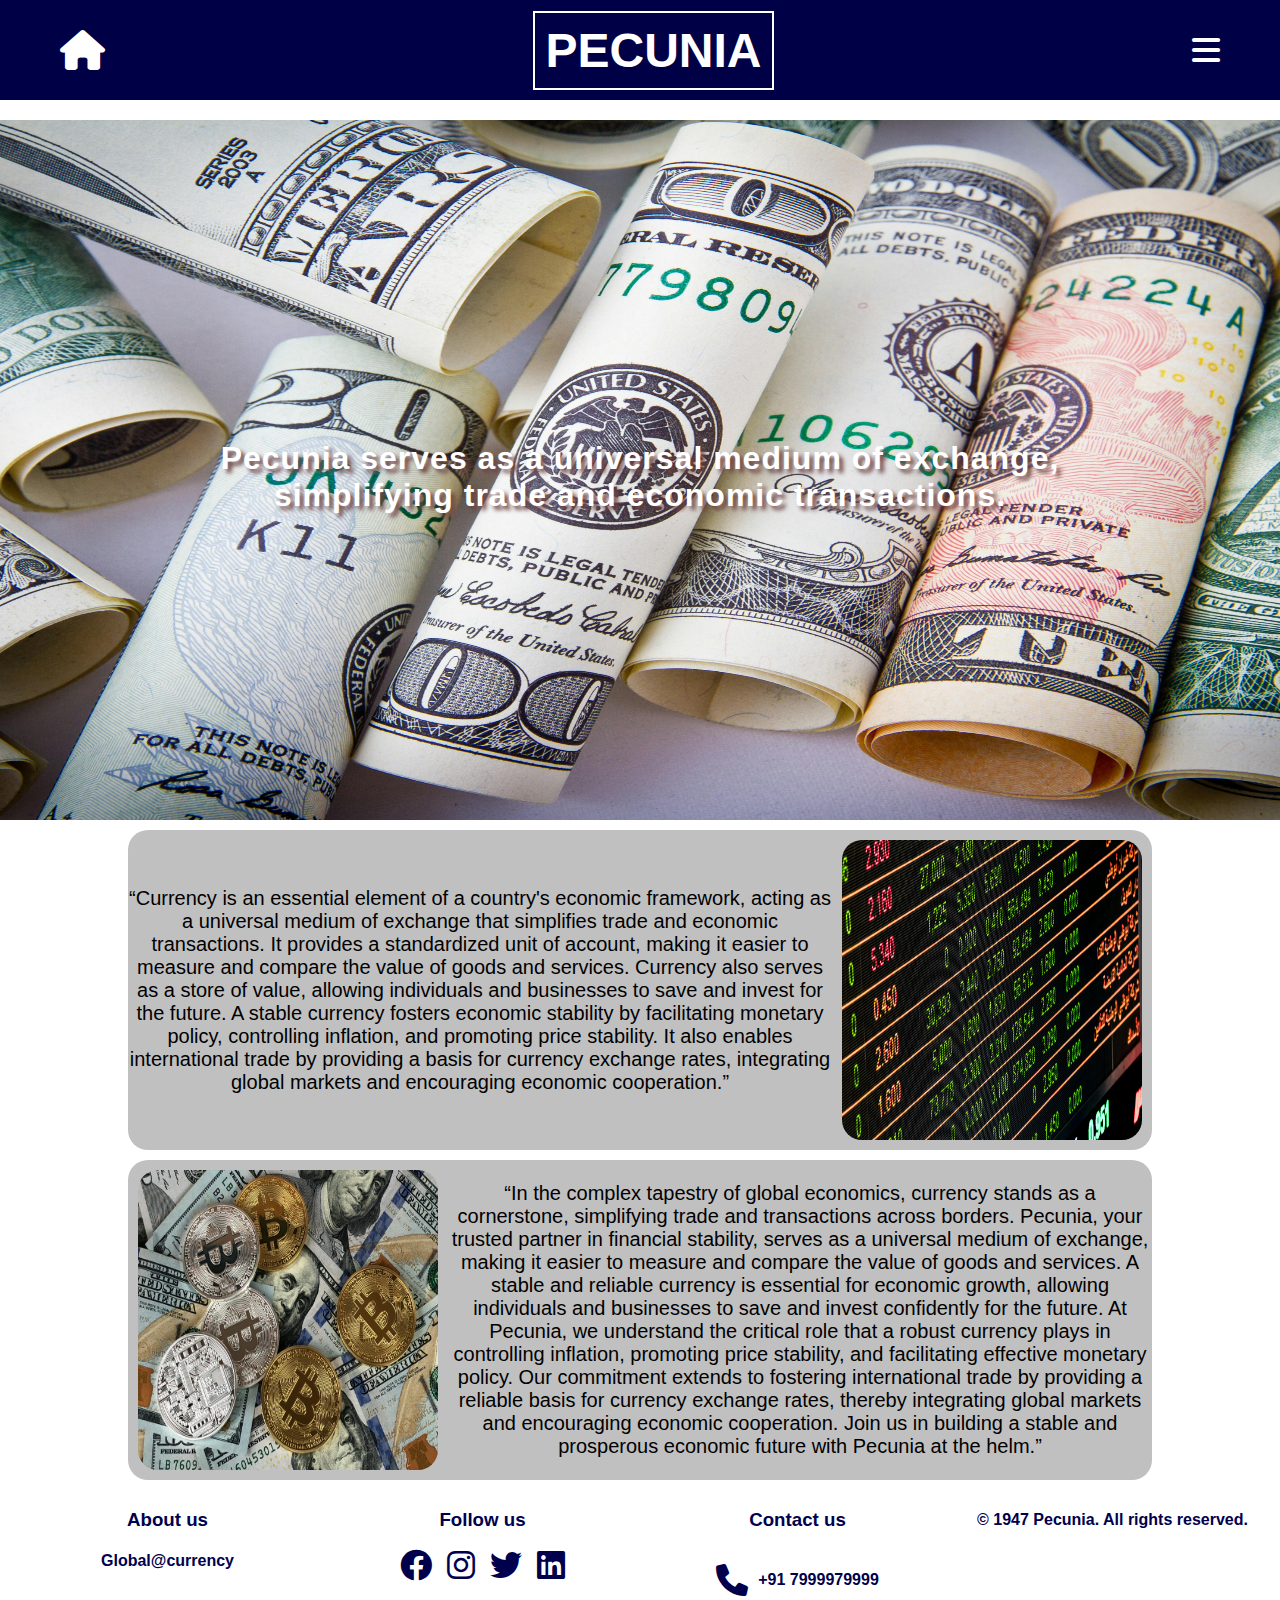
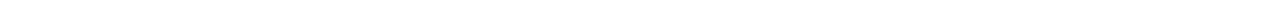
<file: index.html>
<!DOCTYPE html>
<html lang="en">
<head>
    <meta charset="UTF-8">
    <meta name="viewport" content="width=device-width, initial-scale=1.0">
    <title>Pecunia</title>
    <link rel="stylesheet" href="index.css">
    <link rel="stylesheet" href="https://cdnjs.cloudflare.com/ajax/libs/font-awesome/6.0.0-beta3/css/all.min.css">
    <link rel="stylesheet" href="https://cdn.jsdelivr.net/npm/bootstrap-icons@1.11.3/font/bootstrap-icons.min.css">
</head>
<body>
    <div class="container">
        <div class="Home" id="home" onclick="navigateHome()">
            <i class="fa-solid fa-house"></i>
        </div>
        <div class="Header">
            <h1>PECUNIA</h1>
        </div>
        <div class="Section" id="section-one" onclick="toggleMenu()">
            <i class="fa-solid fa-bars"></i>
        </div>
    </div>
    <div class="content">
        <div class="image">
             <img src="home.jpg" alt="error" class="main">
             <h2>Pecunia serves as a universal medium of exchange, simplifying trade and economic transactions.</h2>
        </div>
    </div>
    <div class="low">
    <q>Currency is an essential element of a country's economic framework, acting as a universal medium of exchange that simplifies trade and economic transactions. It provides a standardized unit of account, making it easier to measure and compare the value of goods and services. Currency also serves as a store of value, allowing individuals and businesses to save and invest for the future. A stable currency fosters economic stability by facilitating monetary policy, controlling inflation, and promoting price stability. It also enables international trade by providing a basis for currency exchange rates, integrating global markets and encouraging economic cooperation.</q>
            <img src="low1.jpg" alt="error" height="300px" width="300px">
    </div>
    <div class="low-next">
        <img src="low2.jpg" alt="error" height="300px" width="300px">
        <q>In the complex tapestry of global economics, currency stands as a cornerstone, simplifying trade and transactions across borders. Pecunia, your trusted partner in financial stability, serves as a universal medium of exchange, making it easier to measure and compare the value of goods and services.

            A stable and reliable currency is essential for economic growth, allowing individuals and businesses to save and invest confidently for the future. At Pecunia, we understand the critical role that a robust currency plays in controlling inflation, promoting price stability, and facilitating effective monetary policy.
            
            Our commitment extends to fostering international trade by providing a reliable basis for currency exchange rates, thereby integrating global markets and encouraging economic cooperation. Join us in building a stable and prosperous economic future with Pecunia at the helm.</q>
        </div>
    <div id="menu" class="menu">
        <i class="bi bi-x-circle-fill" id="close"></i>
        <p>Countries</p>
        <a href="aus.html">Australia</a>
        <a href="china.html">China</a>
        <a href="dubai.html">Dubai</a>
        <a href="india.html">India</a>
        <a href="japan.html">Japan</a>
        <a href="usa.html">USA</a>
        <a href="Uk.html">UK</a>
    </div>
    <script>
        function navigateHome() {
            window.location.href = 'index.html';
        }

        function toggleMenu() {
            const menu = document.getElementById('menu');
            menu.classList.toggle('open');
        }

        // Select the close icon and the menu
        const closeIcon = document.getElementById('close');
        const menu = document.getElementById('menu');

        // Add an event listener to the close icon
        closeIcon.addEventListener('click', () => {
            // Hide the menu when the close icon is clicked
            menu.classList.remove('open');
        });
    </script>
    <div class="footer">
        <div class="footer-content">
            <div class="about-us">
                <h3>About us</h3>
                <h4>Global@currency</h4>
            </div>
            <div class="follow-us">
                <h3>Follow us</h3>
                <div class="social-media">
                    <i class="fa-brands fa-facebook" id="fb"></i>
                    <i class="fa-brands fa-instagram" id="in"></i>
                    <i class="fa-brands fa-twitter" id="x"></i>
                    <i class="fa-brands fa-linkedin" id="li"></i>
                </div>
            </div>
            <div class="contact-us">
                <h3>Contact us</h3>
                <div class="contact-details">
                    <i class="fa-solid fa-phone"></i>
                    <h4>+91 7999979999</h4>
                </div>
            </div>
            <div class="rights">
                <h4>&copy; 1947 Pecunia. All rights reserved.</h4>
            </div>
        </div>
    </div>
</body>
</html>
</file>
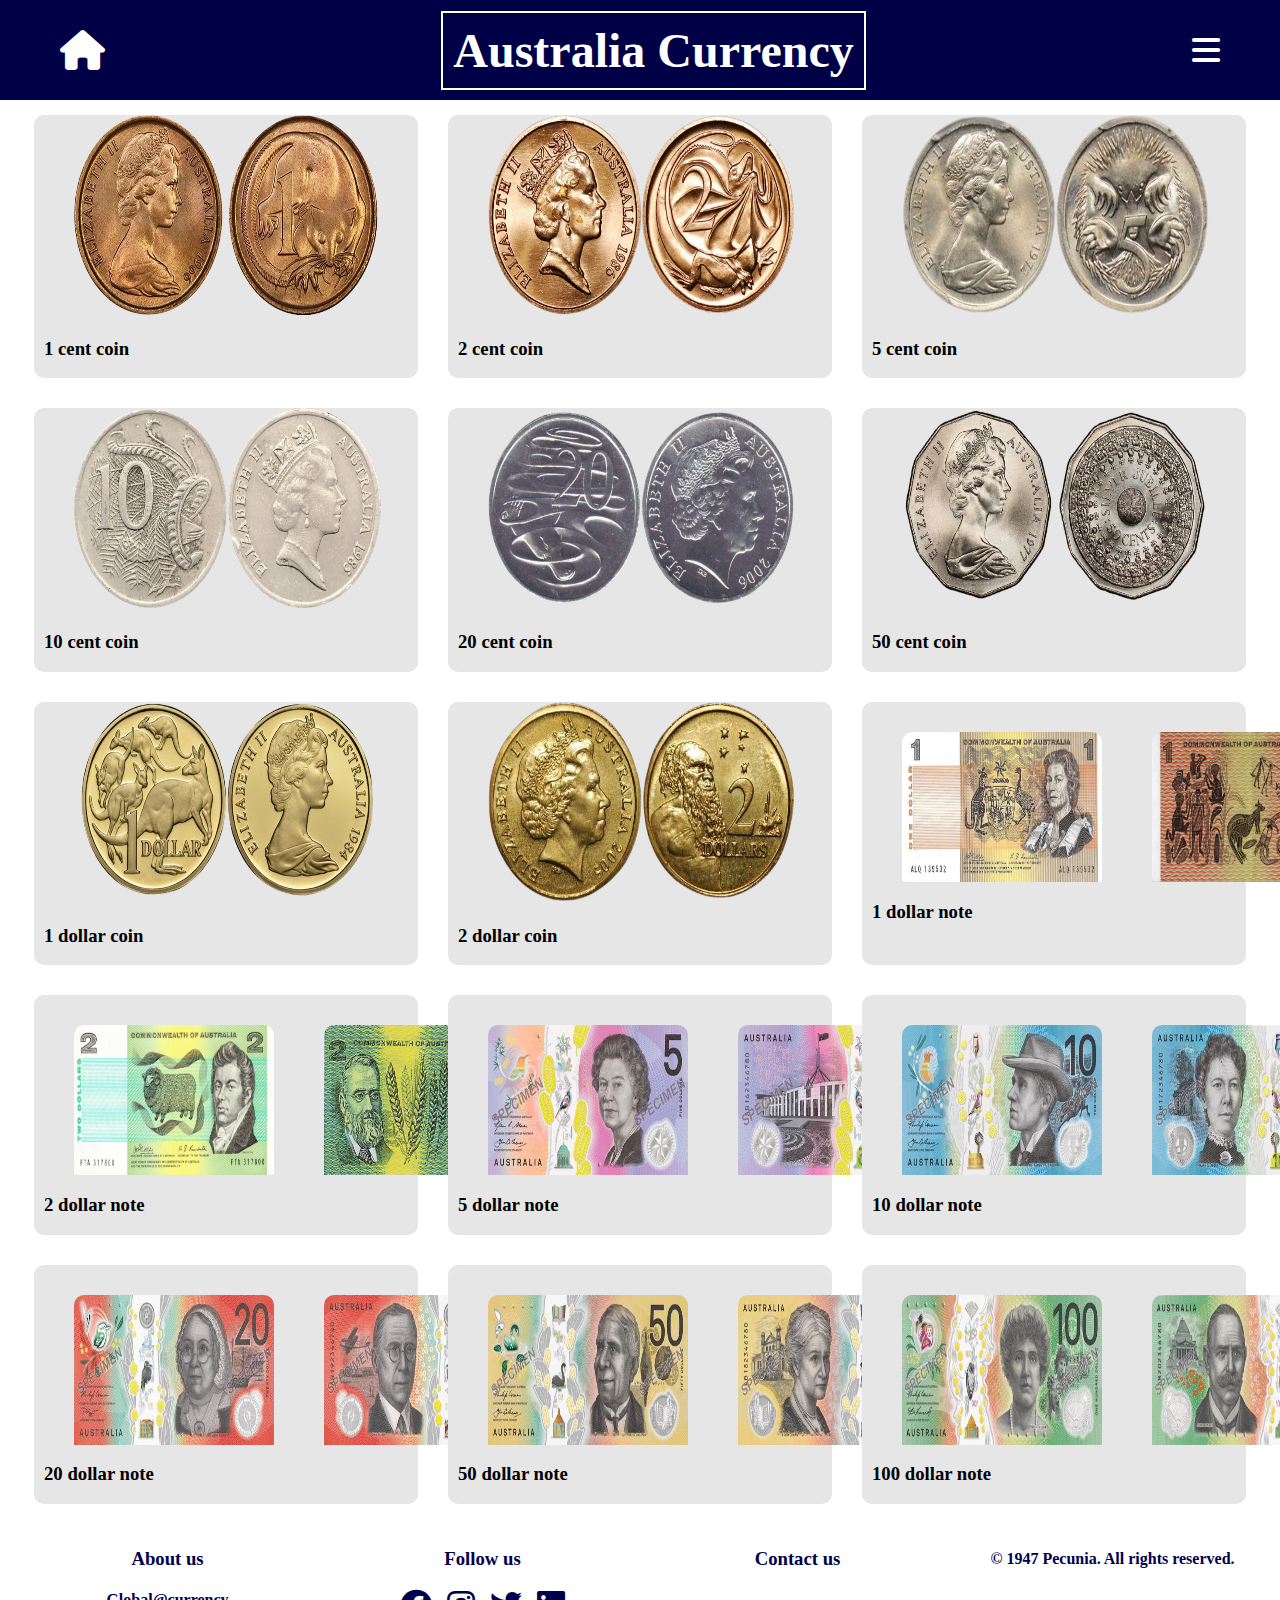
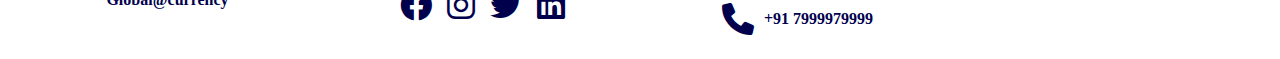
<file: aus.html>
<!DOCTYPE html>
<html lang="en">
<head>
    <meta charset="UTF-8">
    <meta name="viewport" content="width=device-width, initial-scale=1.0">
    <meta name="description" content="Learn about Australian currency, including coins and notes.">
    <meta name="keywords" content="Australia, currency, coins, notes, money">
    <meta name="author" content="Pecunia">
    <title>Australia Currency</title>
    <link rel="stylesheet" href="aus.css">
    <link rel="stylesheet" href="https://cdnjs.cloudflare.com/ajax/libs/font-awesome/6.0.0-beta3/css/all.min.css">
    <link rel="stylesheet" href="https://cdn.jsdelivr.net/npm/bootstrap-icons@1.11.3/font/bootstrap-icons.min.css">
</head>
<body>
    <div class="container" role="banner">
        <div class="Home" id="home" onclick="navigateHome()" aria-label="Home">
            <i class="fa-solid fa-house"></i>
        </div>
        <div class="Header">
            <h1>Australia Currency</h1>
        </div>
        <div class="Section" id="section-one" onclick="toggleMenu()" aria-label="Menu">
            <i class="fa-solid fa-bars"></i>
        </div>
    </div>
    <div id="menu" class="menu" role="navigation">
        <i class="bi bi-x-circle-fill" id="close" aria-label="Close Menu"></i>
        <p>Countries</p>
        <a href="aus.html">Australia</a>
        <a href="china.html">China</a>
        <a href="dubai.html">Dubai</a>
        <a href="india.html">India</a>
        <a href="japan.html">Japan</a>
        <a href="usa.html">USA</a>
        <a href="Uk.html">UK</a>
    </div>
    <div class="coin-info" role="main">
        <div class="coin">
            <img src="1.png" alt="1 cent coin" loading="lazy">
            <h3>1 cent coin</h3>
            <b>From 1966 until 1984, the obverse of the Australian one-cent coin featured the elegant portrait of Queen Elizabeth II, designed by the renowned artist Arnold Machin. In 1985, this portrait was updated to a version by the acclaimed sculptor Raphael Maklouf, which remained in place until the coin's withdrawal from circulation in 1992.

                The reverse side of the coin is adorned with the intricate image of a feathertail glider (Acrobates pygmaeus), a charming gliding possum unique to the Australian states bordering the Pacific Ocean. This exquisite design was crafted by Stuart Devlin, the talented artist behind the reverses of all the original Australian decimal coins.</b>
        </div>
        <div class="coin">
            <img src="2.png" alt="2 cent coin" loading="lazy">
            <h3>2 cent coin</h3>
            <b>The Australian two-cent coin was introduced in 1966 and was the coin of the second-lowest denomination until it was withdrawn from circulation in 1992 (along with the one-cent piece). It is still counted as legal tender, but is subject to some restrictions, and two-cent coins are legal tender only up to the sum of 20 cents.

                A two-cent coin in 1966 would have a purchasing power equal to about 30c in 2022 values.</b>
        </div>
        <div class="coin">
            <img src="5.png" alt="5 cent coin" id="5cent" loading="lazy">
            <h3>5 cent coin</h3>
            <b>The Australian five-cent coin is the lowest-denomination circulating coin of the decimal Australian dollar introduced on 14 February 1966, replacing the pre-decimal sixpence. It has been the lowest-denomination coin in general circulation since the withdrawal of the one-cent and two-cent coins in 1992.

                Due to inflation, the purchasing power of the five-cent coin continues to drop, and as of 2018 represents 0.27% of the country's minimum hourly wage for workers age 21 or over.</b>
        </div>
        <div class="coin">
            <img src="10.png" alt="10 cent coin" loading="lazy">
            <h3>10 cent coin</h3>
            <b>The Australian ten-cent coin is a coin of the decimal Australian dollar. When the dollar was introduced as half of an Australian pound on 14 February 1966, the coin inherited the specifications of the pre-decimal shilling; both coins were worth one twentieth of a pound and were called "bob". On introduction it was the fourth-lowest denomination coin. Since the withdrawal from circulation of the one and two cent coins in 1992, it has been the second-lowest denomination coin in circulation.</b>
        </div>
        <div class="coin">
            <img src="20.png" alt="20 cent coin" loading="lazy">
            <h3>20 cent coin</h3>
            <b>The twenty-cent coin of the Australian decimal currency system was issued with conversion to decimal currency on 14 February 1966, replacing the florin which was worth two shillings, a tenth of a pound.</b>
        </div>
        <div class="coin">
            <img src="50.png" alt="50 cent coin" loading="lazy">
            <h3>50 cent coin</h3>
            <b>The twelve-sided Australian fifty-cent coin is the third-highest denomination coin of the Australian dollar and the largest in terms of size in circulation. It is equal in size and shape to the Cook Island $5 coin, and both remain the only 12-sided coins in the southern hemisphere. It was introduced in 1969[5] to replace the round fifty-cent coin issued in 1966.</b>
        </div>
        <div class="coin">
            <img src="1d.png" alt="1 dollar coin" loading="lazy">
            <h3>1 dollar coin</h3>
            <b>The Australian one-dollar coin is the second most valuable circulation denomination coin of the Australian dollar after the two-dollar coin; there are also non-circulating legal-tender coins of higher denominations (five-, ten-, and two-hundred-dollar coins).</b>
        </div>
        <div class="coin">
            <img src="2d.png" alt="2 dollar coin" loading="lazy">
            <h3>2 dollar coin</h3>
            <b>The Australian two-dollar coin is the highest-denomination circulating coin of the Australian dollar. It was first issued on 20 June 1988, having been in planning since the mid-1970s. It replaced the Australian two-dollar note due to having a longer circulatory life. The only "mint set only" year was 1991.</b>
        </div>
        <div class="coin">
            <div class="note">
            <img src="1db.jpg" alt="1 dollar note" loading="lazy">
            <img src="1df.jpg" alt="1 dollar note" loading="lazy">
            </div>
            <h3>1 dollar note</h3>
            <b>The Australian one-dollar note was introduced in 1966 due to decimalisation, to replace the 10-shilling note. The note was issued from its introduction in 1966 until its replacement by the one-dollar coin in 1984. Approximately 1.7 billion one-dollar notes were printed.</b>
        </div>
        <div class="coin">
            <div class="note">
            <img src="2df.jpg" alt="2 dollar note" loading="lazy">
            <img src="2db.jpg" alt="2 dollar note" loading="lazy">
            </div>
            <h3>2 dollar note</h3>
            <b>The Australian two-dollar note was introduced in 1966 due to decimalisation, to replace the £1 note which had similar green colouration. The note was issued from its introduction in 1966 until its replacement by the two-dollar coin in 1988.</b>
        </div>
        <div class="coin">
            <div class="note">
            <img src="5df.jpg" alt="5 dollar note" loading="lazy">
            <img src="5db.jpg" alt="5 dollar note" loading="lazy">
            </div>
            <h3>5 dollar note</h3>
            <b>The Australian five-dollar note was first issued on 29 May 1967 with a unique mauve color, filling a gap from the pre-decimal system. On 7 July 1992, the first polymer version was introduced to enhance durability and security. A major design update on 1 September 2016 featured Queen Elizabeth II</b>
        </div>
        <div class="coin">
            <div class="note">
            <img src="10df.jpg" alt="10 dollar note" loading="lazy">
            <img src="10db.jpg" alt="10 dollar note" loading="lazy">
            </div>
            <h3>10 dollar note</h3>
            <b>The Australian ten-dollar note was one of the four original decimal banknotes (excluding the Australian five-dollar note) that were issued when the currency was changed from the Australian pound to the Australian dollar on 14 February 1966. It replaced the Australian five-pound note, which included the same blue colouration. There have been four different issues of this denomination: a paper banknote; a commemorative hi-polymer note, to celebrate the bicentennial of Australian settlement (the first polymer banknote of its kind); the 1993–2017 polymer note; and from September 2017 a polymer note featuring a transparent window.</b>
        </div>
        <div class="coin">
            <div class="note">
            <img src="20df.jpeg" alt="20 dollar note" loading="lazy">
            <img src="20db.jpeg" alt="20 dollar note" loading="lazy">
            </div>
            <h3>20 dollar note</h3>
            <b>The Australian twenty-dollar note was issued when the currency was changed from the Australian pound to the Australian dollar on 14 February 1966. It replaced the £10 note which had similar orange colouration. There have been only three different issues of this denomination: a paper note which had a gradient of yellow and red, with a distinct orange background, and two designs of polymer note which can be recognised for their distinct red-orange colouration, and so it was nicknamed a "lobster". The first polymer note was issued on 31 October 1994 and the Next Generation polymer banknote was issued on 9 October 2019.</b>
        </div>
        <div class="coin">
            <div class="note">
            <img src="50df.jpg" alt="50 dollar note" loading="lazy">
            <img src="50db.jpg" alt="50 dollar note" loading="lazy">
            </div>
            <h3>50 dollar note</h3>
            <b>The Australian fifty-dollar note is an Australian banknote with a face value of fifty Australian dollars ($50). Since 1995 it has been a polymer banknote featuring portraits of Edith Cowan, first female member of an Australian parliament, and inventor and Australia's first published Aboriginal Australian author, David Unaipon. The $50 banknote is also called a "pineapple" given its bright yellow colour.</b>
        </div>
        <div class="coin">
            <div class="note">
            <img src="100df.jpeg" alt="100 dollar note" loading="lazy">
            <img src="100db.jpg" alt="100 dollar note" loading="lazy">
            </div>
            <h3>100 dollar note</h3>
            <b>The Australian one-hundred-dollar note was first issued in 1984 as a paper note. There have been two different issues of this denomination: initially a very light turquoise-blue paper note, and from May 1996, a green polymer note. Since the start of issue there have been six signature combinations. Two other combinations were not issued.</b>
        </div>   
        </div>
    <script>
        function navigateHome() {
            window.location.href = 'index.html';
        }

        function toggleMenu() {
            const menu = document.getElementById('menu');
            menu.style.display = 'block';
            menu.classList.toggle('open');
        }

        // Select the close icon and the menu
        const closeIcon = document.getElementById('close');
        const menu = document.getElementById('menu');

        // Add an event listener to the close icon
        closeIcon.addEventListener('click', () => {
            // Hide the menu when the close icon is clicked
            menu.style.display = 'none';
        });

        // Function to toggle the description visibility
        function toggleDescription(coinElement) {
            const description = coinElement.querySelector('b');
            if (description.style.display === 'none' || description.style.display === '') {
                description.style.display = 'block';
            } else {
                description.style.display = 'none';
            }
        }
    </script>
    <div class="footer" role="contentinfo">
        <div class="footer-content">
            <div class="about-us">
                <h3>About us</h3>
                <h4>Global@currency</h4>
            </div>
            <div class="follow-us">
                <h3>Follow us</h3>
                <div class="social-media">
                    <i class="fa-brands fa-facebook" aria-label="Facebook"></i>
                    <i class="fa-brands fa-instagram" aria-label="Instagram"></i>
                    <i class="fa-brands fa-twitter" aria-label="Twitter"></i>
                    <i class="fa-brands fa-linkedin" aria-label="LinkedIn"></i>
                </div>
            </div>
            <div class="contact-us">
                <h3>Contact us</h3>
                <div class="contact-details">
                    <i class="fa-solid fa-phone" aria-label="Phone"></i>
                    <h4>+91 7999979999</h4>
                </div>
            </div>
            <div class="rights">
                <h4>&copy; 1947 Pecunia. All rights reserved.</h4>
            </div>
        </div>
    </div>
</body>
</html>
</file>
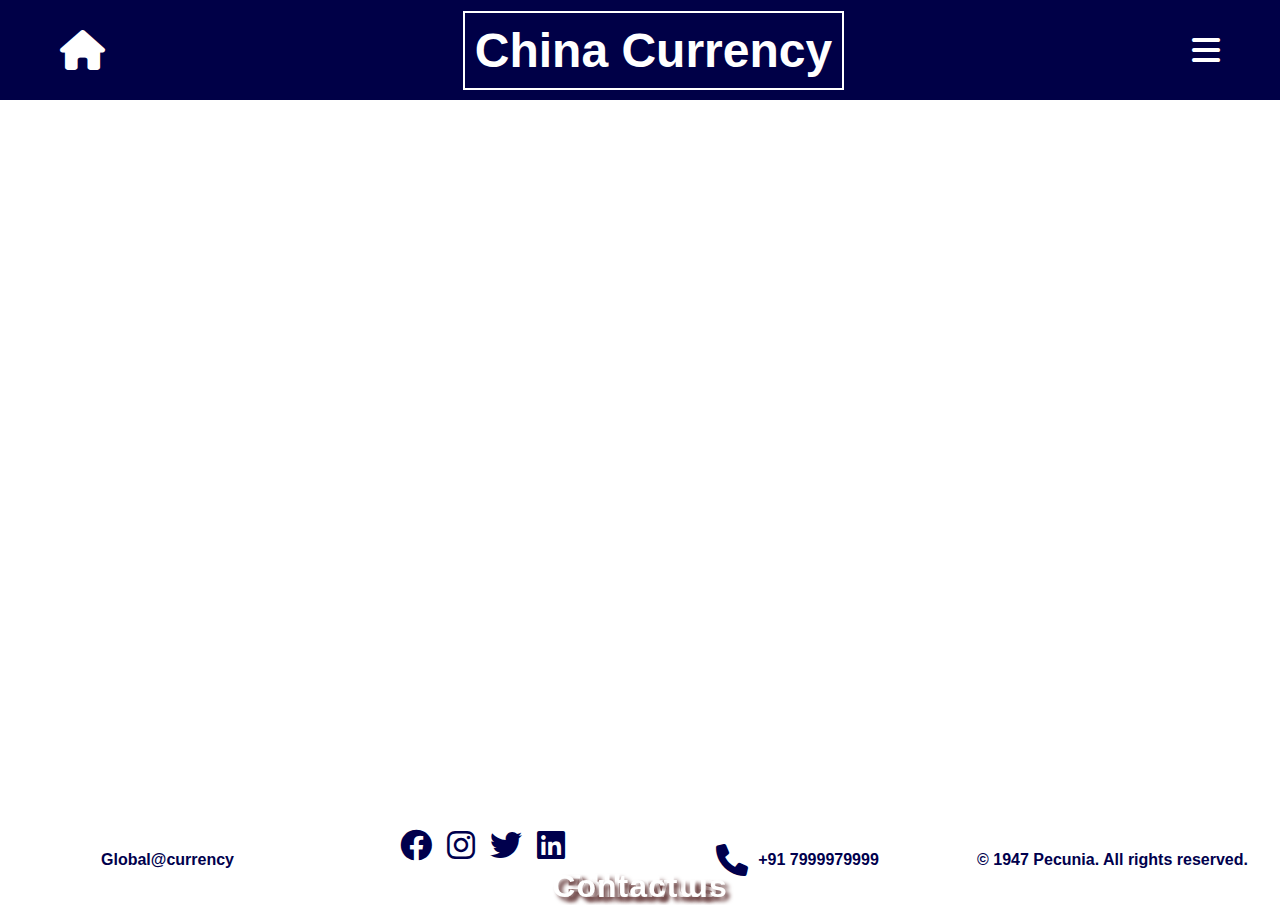
<file: china.html>
<!DOCTYPE html>
<html lang="en">
<head>
    <meta charset="UTF-8">
    <meta name="viewport" content="width=device-width, initial-scale=1.0">
    <title>China Currency</title>
    <link rel="stylesheet" href="index.css">
    <link rel="stylesheet" href="https://cdnjs.cloudflare.com/ajax/libs/font-awesome/6.0.0-beta3/css/all.min.css">
    <link rel="stylesheet" href="https://cdn.jsdelivr.net/npm/bootstrap-icons@1.11.3/font/bootstrap-icons.min.css">
</head>
<body>
    <div class="container">
        <div class="Home" id="home" onclick="navigateHome()">
            <i class="fa-solid fa-house"></i>
        </div>
        <div class="Header">
            <h1>China Currency</h1>
        </div>
        <div class="Section" id="section-one" onclick="toggleMenu()">
            <i class="fa-solid fa-bars"></i>
        </div>
    </div>
    <div id="menu" class="menu">
        <i class="bi bi-x-circle-fill" id="close"></i>
        <p>Countries</p>
        <a href="aus.html">Australia</a>
        <a href="china.html">China</a>
        <a href="dubai.html">Dubai</a>
        <a href="india.html">India</a>
        <a href="japan.html">Japan</a>
        <a href="usa.html">USA</a>
        <a href="Uk.html">UK</a>
    </div>
    <script>
        function navigateHome() {
            window.location.href = 'index.html';
        }

        function toggleMenu() {
            const menu = document.getElementById('menu');
            menu.style.display = 'block';
            menu.classList.toggle('open');
            
        }
        // Select the close icon and the menu
const closeIcon = document.getElementById('close');
const menu = document.getElementById('menu');

// Add an event listener to the close icon
closeIcon.addEventListener('click', () => {
    // Hide the menu when the close icon is clicked
    menu.style.display = 'none';
});
    </script>
    <div class="footer">
        <div class="footer-content">
            <div class="about-us">
                <h2>About us</h2>
                <h4>Global@currency</h4>
            </div>
            <div class="follow-us">
                <h2>Follow us</h2>
                <div class="social-media">
                    <i class="fa-brands fa-facebook"></i>
                    <i class="fa-brands fa-instagram"></i>
                    <i class="fa-brands fa-twitter"></i>
                    <i class="fa-brands fa-linkedin"></i>
                </div>
            </div>
            <div class="contact-us">
                <h2>Contact us</h2>
                <div class="contact-details">
                    <i class="fa-solid fa-phone"></i>
                    <h4>+91 7999979999</h4>
                </div>
            </div>
            <div class="rights">
                <h4>&copy; 1947 Pecunia. All rights reserved.</h4>
            </div>
        </div>
    </div>
</body>
</html>
</file>
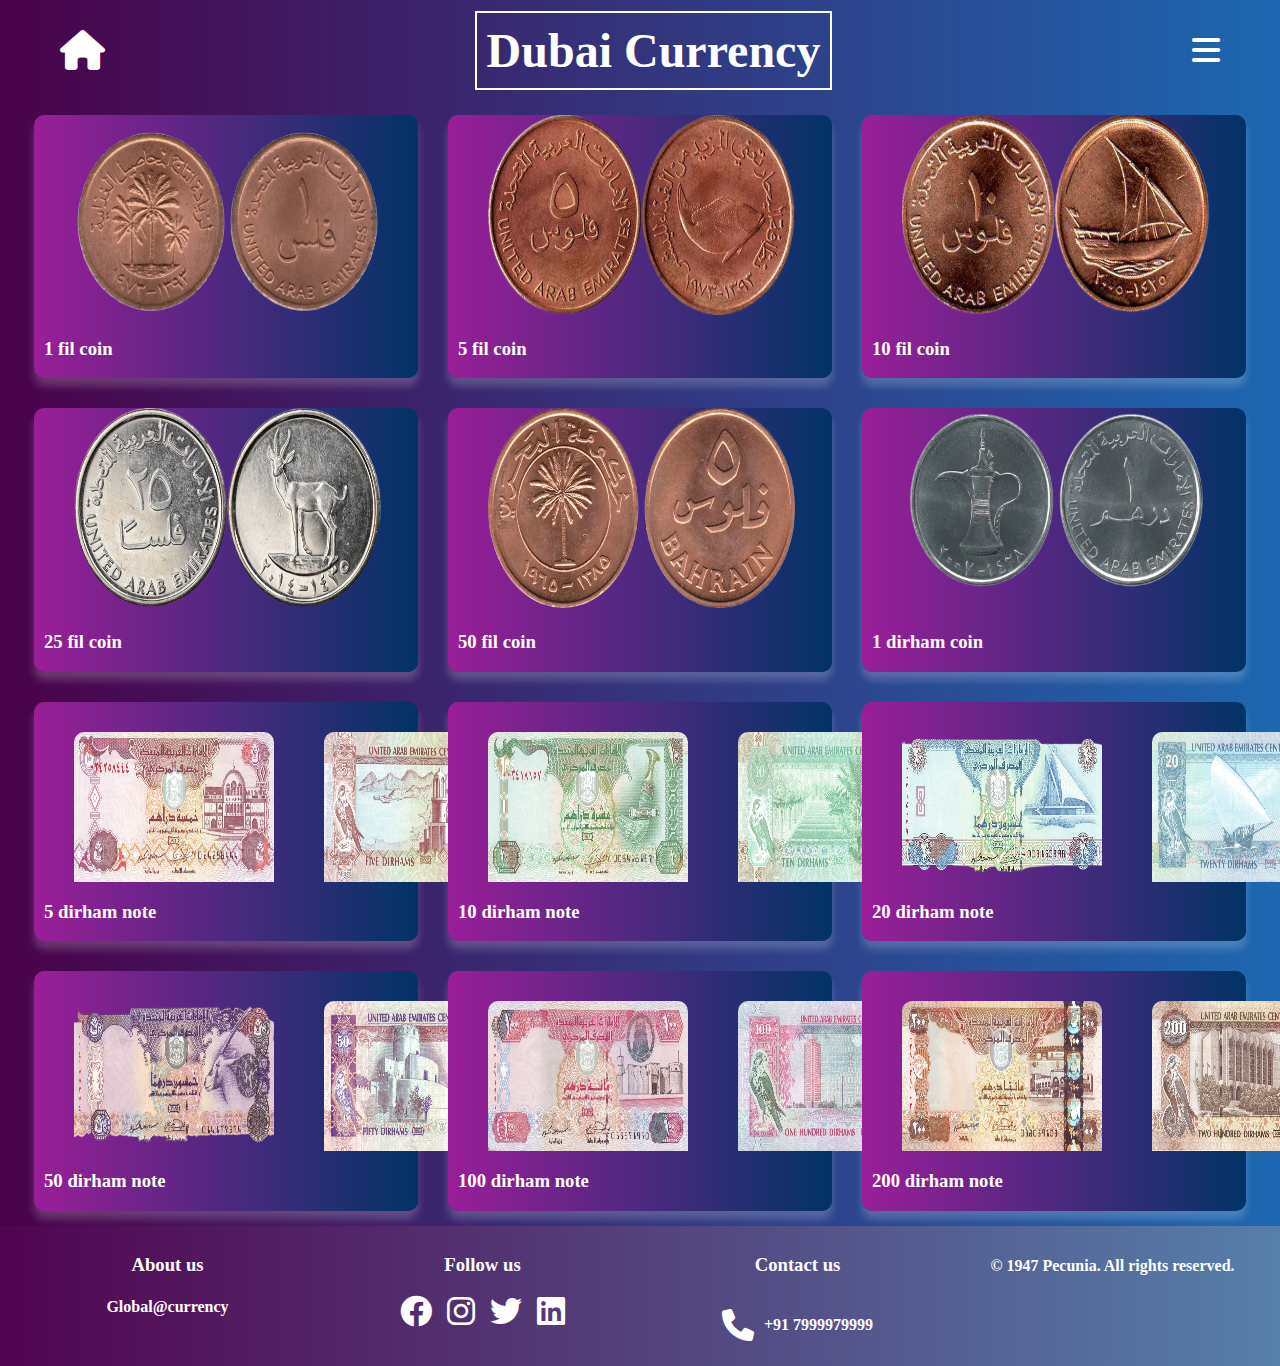
<file: dubai.html>
<!DOCTYPE html>
<html lang="en">
<head>
    <meta charset="UTF-8">
    <meta name="viewport" content="width=device-width, initial-scale=1.0">
    <meta name="description" content="Learn about Australian currency, including coins and notes.">
    <meta name="keywords" content="Australia, currency, coins, notes, money">
    <meta name="author" content="Pecunia">
    <title>Dubai Currency</title>
    <link rel="stylesheet" href="dubai.css">
    <link rel="stylesheet" href="https://cdnjs.cloudflare.com/ajax/libs/font-awesome/6.0.0-beta3/css/all.min.css">
    <link rel="stylesheet" href="https://cdn.jsdelivr.net/npm/bootstrap-icons@1.11.3/font/bootstrap-icons.min.css">
</head>
<body>
    <div class="container" role="banner">
        <div class="Home" id="home" onclick="navigateHome()" aria-label="Home">
            <i class="fa-solid fa-house"></i>
        </div>
        <div class="Header">
            <h1>Dubai Currency</h1>
        </div>
        <div class="Section" id="section-one" onclick="toggleMenu()" aria-label="Menu">
            <i class="fa-solid fa-bars"></i>
        </div>
    </div>
    <div id="menu" class="menu" role="navigation">
        <i class="bi bi-x-circle-fill" id="close" aria-label="Close Menu"></i>
        <p>Countries</p>
        <a href="aus.html">Australia</a>
        <a href="china.html">China</a>
        <a href="dubai.html">Dubai</a>
        <a href="india.html">India</a>
        <a href="japan.html">Japan</a>
        <a href="usa.html">USA</a>
        <a href="Uk.html">UK</a>
    </div>
    <div class="coin-info" role="main">
        <div class="coin">
            <img src="dubaicurr/1.png" alt="1 fil coin" loading="lazy">
            <h3>1 fil coin</h3>
            <b>The Dubai 1 Fils coin is a small denomination coin from the United Arab Emirates. It is made of bronze and features a round shape with a plain edge. The obverse side displays the denomination in Arabic characters, surrounded by the name of the country in both Arabic and English. The reverse side often includes imagery such as date palms, symbolizing the importance of agriculture and food production in the region.</b>
        </div>
        <div class="coin">
            <img src="dubaicurr/2.png" alt="5 fil coin" loading="lazy">
            <h3>5 fil coin</h3>
            <b>The Dubai 5 Fils coin is another low-denomination coin from the United Arab Emirates. It is typically made of a durable metal alloy, such as bronze or copper-nickel, and has a small, round design with a plain edge. The obverse side features the coin's denomination in Arabic, accompanied by the country's name in both Arabic and English, symbolizing the UAE's cultural and linguistic heritage. The reverse side often includes a design that represents aspects of Emirati culture or heritage</b>
        </div>
        <div class="coin">
            <img src="dubaicurr/10.png" alt="10 fil coin" loading="lazy">
            <h3>10 fil coin</h3>
            <b>A small, round coin usually made of bronze or other durable alloys. The obverse side displays the denomination in Arabic, along with the UAE’s name in Arabic and English. The reverse often features traditional Emirati symbols, such as a date palm or heritage-related design. It represents 0.10 AED.</b>
        </div>
        <div class="coin">
            <img src="dubaicurr/25.png" alt="25 fil coin" loading="lazy">
            <h3>25 fil coin</h3>
            <b>Slightly larger than lower denominations, this coin is usually made of a copper-nickel alloy. The obverse includes the denomination in Arabic and the UAE's name. The reverse commonly features a dhow, symbolizing the nation’s maritime history. It is equivalent to 0.25 AED.</b>
        </div>
        <div class="coin">
            <img src="dubaicurr/50.png" alt="50 fil coin" loading="lazy">
            <h3>50 fil coin</h3>
            <b>Larger and more prominent, typically made of copper-nickel. The obverse shows the denomination in Arabic alongside the UAE’s name. The reverse often features distinctive cultural imagery, such as a coffee pot (dallah), symbolizing Arab hospitality. Its value is 0.50 AED.</b>
        </div>
        <div class="coin">
            <img src="dubaicurr/1di.png" alt="1 dirham coin" loading="lazy">
            <h3>1 dirham coin</h3>
            <b>A commonly used coin, often made of a durable alloy. The obverse displays the denomination in Arabic and the UAE's name in both Arabic and English. The reverse typically features cultural symbols such as a coffee pot (dallah), representing Arab hospitality.</b>
        </div>
        
        <div class="coin">
            <div class="note">
            <img src="dubaicurr/5dif.png" alt="5 dirham note" loading="lazy">
            <img src="dubaicurr/5dib.png" alt="5 dirham note" loading="lazy">
            </div>
            <h3>5 dirham note</h3>
            <b>The dubai 5 dirham note was first issued in 1984 as a paper note. There have been two different issues of this denomination: initially a very light turquoise-blue paper note, and from May 1996, a green polymer note. Since the start of issue there have been six signature combinations. Two other combinations were not issued.</b>
        </div>
        <div class="coin">
            <div class="note">
            <img src="dubaicurr/10dif.png" alt="10 dirham note" loading="lazy">
            <img src="dubaicurr/10dib.png" alt="10 dirham note" loading="lazy">
            </div>
            <h3>10 dirham note</h3>
            <b>A vibrant banknote often showcasing images of the UAE's heritage and modern developments, symbolizing its progress and culture.</b>
        </div> 
        <div class="coin">
            <div class="note">
            <img src="dubaicurr/20dif.png" alt="20 dirham note" loading="lazy">
            <img src="dubaicurr/20dib.png" alt="20 dirham note" loading="lazy">
            </div>
            <h3>20 dirham note</h3>
            <b>A banknote that highlights significant landmarks and cultural symbols of the UAE. It is widely used in daily transactions.</b>
        </div>
        <div class="coin">
            <div class="note">
            <img src="dubaicurr/50dif.png" alt="50 dirham note" loading="lazy">
            <img src="dubaicurr/50dib.png" alt="50 dirham note" loading="lazy">
            </div>
            <h3>50 dirham note</h3>
            <b>A banknote known for its distinct color and imagery of the nation's heritage, such as historical architecture or natural features.</b>
        </div>
        <div class="coin">
            <div class="note">
            <img src="dubaicurr/100dif.png" alt="100 dirham note" loading="lazy">
            <img src="dubaicurr/100dib.png" alt="100 dirham note" loading="lazy">
            </div>
            <h3>100 dirham note</h3>
            <b>A higher-value banknote showcasing the UAE's development and heritage. It's often used for more significant purchases.</b>
        </div>
        <div class="coin">
            <div class="note">
            <img src="dubaicurr/200dif.png" alt="200 dirham note" loading="lazy">
            <img src="dubaicurr/200dib.png" alt="200 dirham note" loading="lazy">
            </div>
            <h3>200 dirham note</h3>
            <b>A rarer banknote, often depicting prominent symbols of the UAE's prosperity and national pride.</b>
        </div>
        </div>
    <script>
        function navigateHome() {
            window.location.href = 'index.html';
        }

        function toggleMenu() {
            const menu = document.getElementById('menu');
            menu.style.display = 'block';
            menu.classList.toggle('open');
        }

        // Select the close icon and the menu
        const closeIcon = document.getElementById('close');
        const menu = document.getElementById('menu');

        // Add an event listener to the close icon
        closeIcon.addEventListener('click', () => {
            // Hide the menu when the close icon is clicked
            menu.style.display = 'none';
        });

        // Function to toggle the description visibility
        function toggleDescription(coinElement) {
            const description = coinElement.querySelector('b');
            if (description.style.display === 'none' || description.style.display === '') {
                description.style.display = 'block';
            } else {
                description.style.display = 'none';
            }
        }
    </script>
    <div class="footer" role="contentinfo">
        <div class="footer-content">
            <div class="about-us">
                <h3>About us</h3>
                <h4>Global@currency</h4>
            </div>
            <div class="follow-us">
                <h3>Follow us</h3>
                <div class="social-media">
                    <i class="fa-brands fa-facebook" aria-label="Facebook"></i>
                    <i class="fa-brands fa-instagram" aria-label="Instagram"></i>
                    <i class="fa-brands fa-twitter" aria-label="Twitter"></i>
                    <i class="fa-brands fa-linkedin" aria-label="LinkedIn"></i>
                </div>
            </div>
            <div class="contact-us">
                <h3>Contact us</h3>
                <div class="contact-details">
                    <i class="fa-solid fa-phone" aria-label="Phone"></i>
                    <h4>+91 7999979999</h4>
                </div>
            </div>
            <div class="rights">
                <h4>&copy; 1947 Pecunia. All rights reserved.</h4>
            </div>
        </div>
    </div>
</body>
</html>
</file>
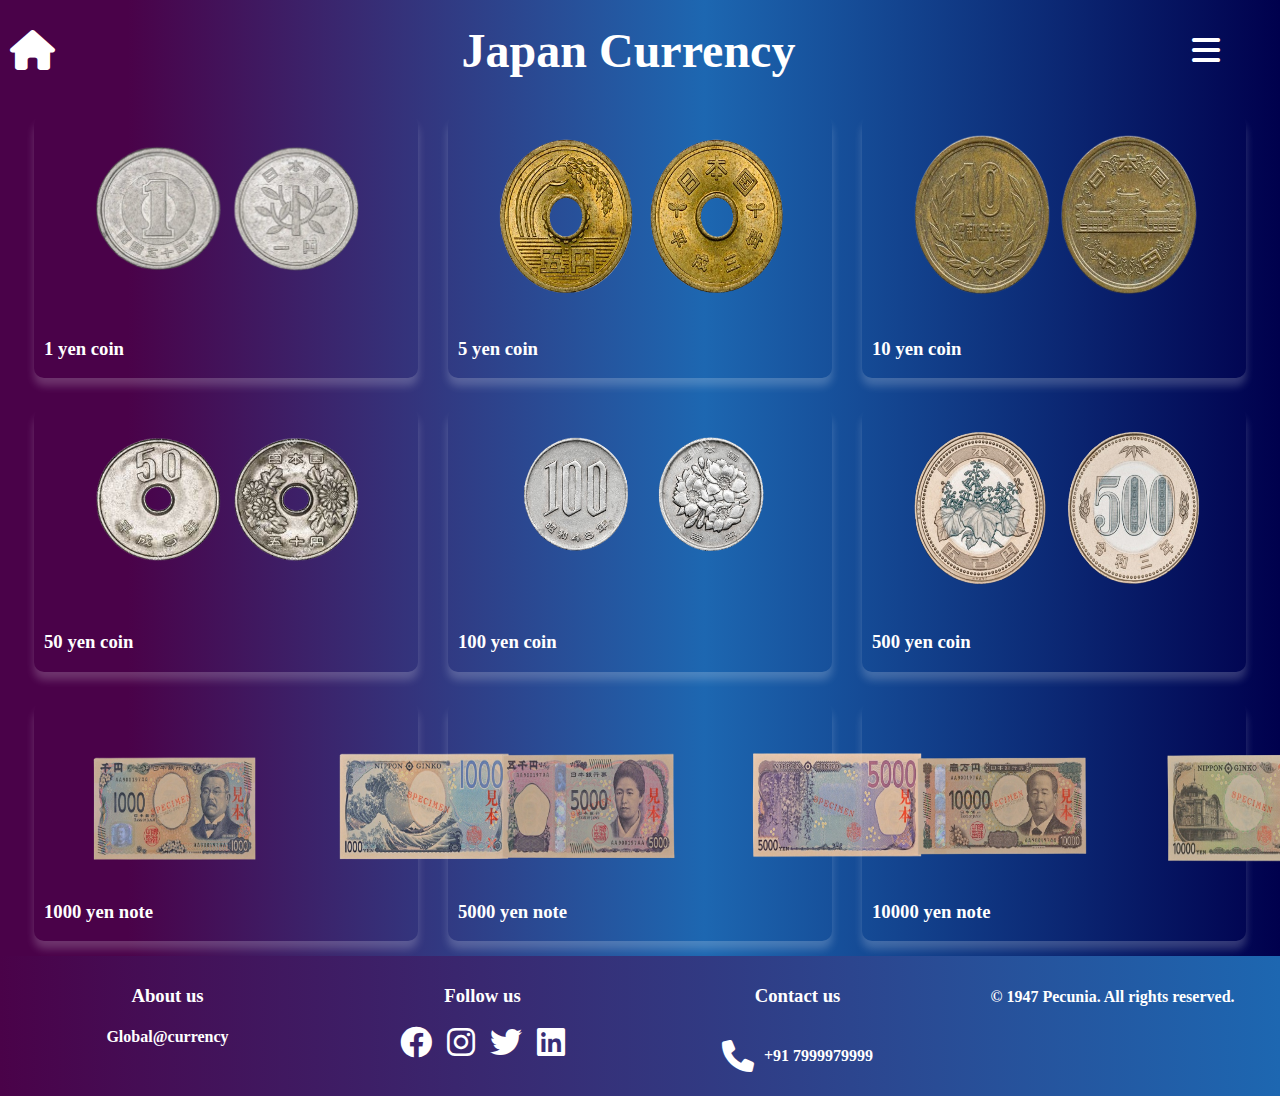
<file: japan.html>
<!DOCTYPE html>
<html lang="en">
<head>
    <meta charset="UTF-8">
    <meta name="viewport" content="width=device-width, initial-scale=1.0">
    <title>Japan Currency</title>
    <link rel="stylesheet" href="japan.css">
    <link rel="stylesheet" href="https://cdnjs.cloudflare.com/ajax/libs/font-awesome/6.0.0-beta3/css/all.min.css">
    <link rel="stylesheet" href="https://cdn.jsdelivr.net/npm/bootstrap-icons@1.11.3/font/bootstrap-icons.min.css">
</head>
<body>
    <div class="container">
        <div class="Home" id="home" onclick="navigateHome()">
            <i class="fa-solid fa-house"></i>
        </div>
        <div class="Header">
            <h1>Japan Currency</h1>
        </div>
        <div class="Section" id="section-one" onclick="toggleMenu()">
            <i class="fa-solid fa-bars"></i>
        </div>
    </div>
    <div id="menu" class="menu">
        <i class="bi bi-x-circle-fill" id="close"></i>
        <p>Countries</p>
        <a href="aus.html">Australia</a>
        <a href="china.html">China</a>
        <a href="dubai.html">Dubai</a>
        <a href="india.html">India</a>
        <a href="japan.html">Japan</a>
        <a href="usa.html">USA</a>
        <a href="Uk.html">UK</a>
    </div>
    <div class="coin-info" role="main">
        <div class="coin">
            <img src="japcurr/1y.png" alt="1 yen coin" loading="lazy">
            <h3>1 yen coin</h3>
            <b>The 1-yen coin (一円硬貨, Ichi-en kōka) is the smallest denomination of the Japanese yen currency. Historically they were initially made of both silver and gold in the early 1870s. Issues facing the Japanese government at the time included wanting to adopt the gold standard, and competing against the Mexican dollar for use in foreign trade. The decision was made to use silver one yen coins exclusively outside of Japan for trade, while gold coins were minted and used in mainland Japan.</b>
        </div>
        <div class="coin">
            <img src="japcurr/5y.png" alt="5 yen coin" loading="lazy">
            <h3>5 yen coin</h3>
            <b>The 5-yen coin (五円硬貨, Go-en kōka) is a denomination of the Japanese yen. The current design was first minted in 1959, using Japanese characters known as the "new script" and kanji in the kaisho style, and were also minted from 1948 to 1958 using "old-script" Japanese characters in the gothic style.</b>
        </div>
        <div class="coin">
            <img src="japcurr/10y.png" alt="10 yen coin" loading="lazy">
            <h3>10 yen coin</h3>
            <b>The 10 yen coin (十円硬貨, Jū-en kōka) is one denomination of the Japanese yen.

                The obverse of the coin depicts the Phoenix Hall of Byōdō-in, a Buddhist temple in Uji, Kyoto prefecture, with the kanji for "Japan" and "Ten Yen". The reverse shows the numerals "10" and the date of issue in kanji surrounded by bay laurel leaves.</b>
        </div>
        <div class="coin">
            <img src="japcurr/50y.png" alt="50 yen coin" loading="lazy">
            <h3>50 yen coin</h3>
            <b>The 50 yen coin (五十円硬貨, Gojū-en kōka) is a denomination of Japanese yen. These coins were first minted in 1955, and concurrently circulated alongside a banknote denomination of the same amount. 50 yen notes were eventually pulled from circulation shortly before the center of the 50 yen coin was holed. The first yen coins were made of pure nickel and slightly larger than the ones used today.</b>
        </div>
        <div class="coin">
            <img src="japcurr/100y.png" alt="100 yen coin" loading="lazy">
            <h3>100 yen coin</h3>
            <b>The 100 yen coin (百円硬貨, Hyaku-en kōka) is a denomination of Japanese yen. These coins were first minted in 1957 using a silver alloy, before the current design was adopted with an alloy change in 1967.[1] It is the second-highest denomination coin in Japan, after the 500 yen coin. The current 100 yen coin is one of two denominations that depict the emperor's rule date in Arabic numerals rather than kanji.</b>
        </div>
        <div class="coin">
            <img src="japcurr/500y.png" alt="500 yen coin" loading="lazy">
            <h3>500 yen coin</h3>
            <b>The 500 yen coin (Japanese: 五百円硬貨, Hepburn: Gohyaku-en kōka) is the largest denomination of Japanese yen coin issued for circulation. These coins were first struck in 1982 as the vending machine industry needed a higher valued coin for use in their machines. The denomination had previously been issued as paper currency which co-circulated with the new coins until 1994.</b>
        </div>
        <div class="coin">
            <div class="note">
            <img src="japcurr/1000yf.png" alt="1000 yen note" loading="lazy">
            <img src="japcurr/1000yb.png" alt="1000 yen note" loading="lazy">
            </div>
            <h3>1000 yen note</h3>
            <b>The ¥1,000 note is currently the lowest value yen banknote and has been used since 1945, excluding a brief period between 1946 and 1950 during the Allied occupation of Japan.</b>
        </div>
        <div class="coin">
            <div class="note">
            <img src="japcurr/5000yf.png" alt="5000 yen note" loading="lazy">
            <img src="japcurr/5000yb.png" alt="5000 yen note" loading="lazy">
            </div>
            <h3>5000 yen note</h3>
            <b>The ¥5,000 note (五千円紙幣 gosen-en shihei) is a banknote denomination of the Japanese yen. It was first introduced in Japan in 1957 to the third series of banknote releases (Series C). The latest release is Series F (2024).</b>
        </div>
        <div class="coin">
            <div class="note">
            <img src="japcurr/10000yf.png" alt="10000 yen note" loading="lazy">
            <img src="japcurr/10000yb.png" alt="10000 yen note" loading="lazy">
            </div>
            <h3>10000 yen note</h3>
            <b>The ¥10,000 note (Japanese: 1万円紙幣, Hepburn: Ichiman-En Shihei) is a yen banknote circulated in Japan. It is the highest denomination of banknote currently issued by the Bank of Japan. Apart from the commemorative 100,000 yen coin, it is the highest denomination of the Japanese yen.</b>
        </div>    
    </div>
    <script>
        function navigateHome() {
            window.location.href = 'index.html';
        }

        function toggleMenu() {
            const menu = document.getElementById('menu');
            menu.style.display = 'block';
            menu.classList.toggle('open');
        }

        // Select the close icon and the menu
        const closeIcon = document.getElementById('close');
        const menu = document.getElementById('menu');

        // Add an event listener to the close icon
        closeIcon.addEventListener('click', () => {
            // Hide the menu when the close icon is clicked
            menu.style.display = 'none';
        });

        // Function to toggle the description visibility
        function toggleDescription(coinElement) {
            const description = coinElement.querySelector('b');
            if (description.style.display === 'none' || description.style.display === '') {
                description.style.display = 'block';
            } else {
                description.style.display = 'none';
            }
        }
    </script>
    <div class="footer">
        <div class="footer-content">
            <div class="about-us">
                <h3>About us</h3>
                <h4>Global@currency</h4>
            </div>
            <div class="follow-us">
                <h3>Follow us</h3>
                <div class="social-media">
                    <i class="fa-brands fa-facebook"></i>
                    <i class="fa-brands fa-instagram"></i>
                    <i class="fa-brands fa-twitter"></i>
                    <i class="fa-brands fa-linkedin"></i>
                </div>
            </div>
            <div class="contact-us">
                <h3>Contact us</h3>
                <div class="contact-details">
                    <i class="fa-solid fa-phone"></i>
                    <h4>+91 7999979999</h4>
                </div>
            </div>
            <div class="rights">
                <h4>&copy; 1947 Pecunia. All rights reserved.</h4>
            </div>
        </div>
    </div>
</body>
</html>
</file>
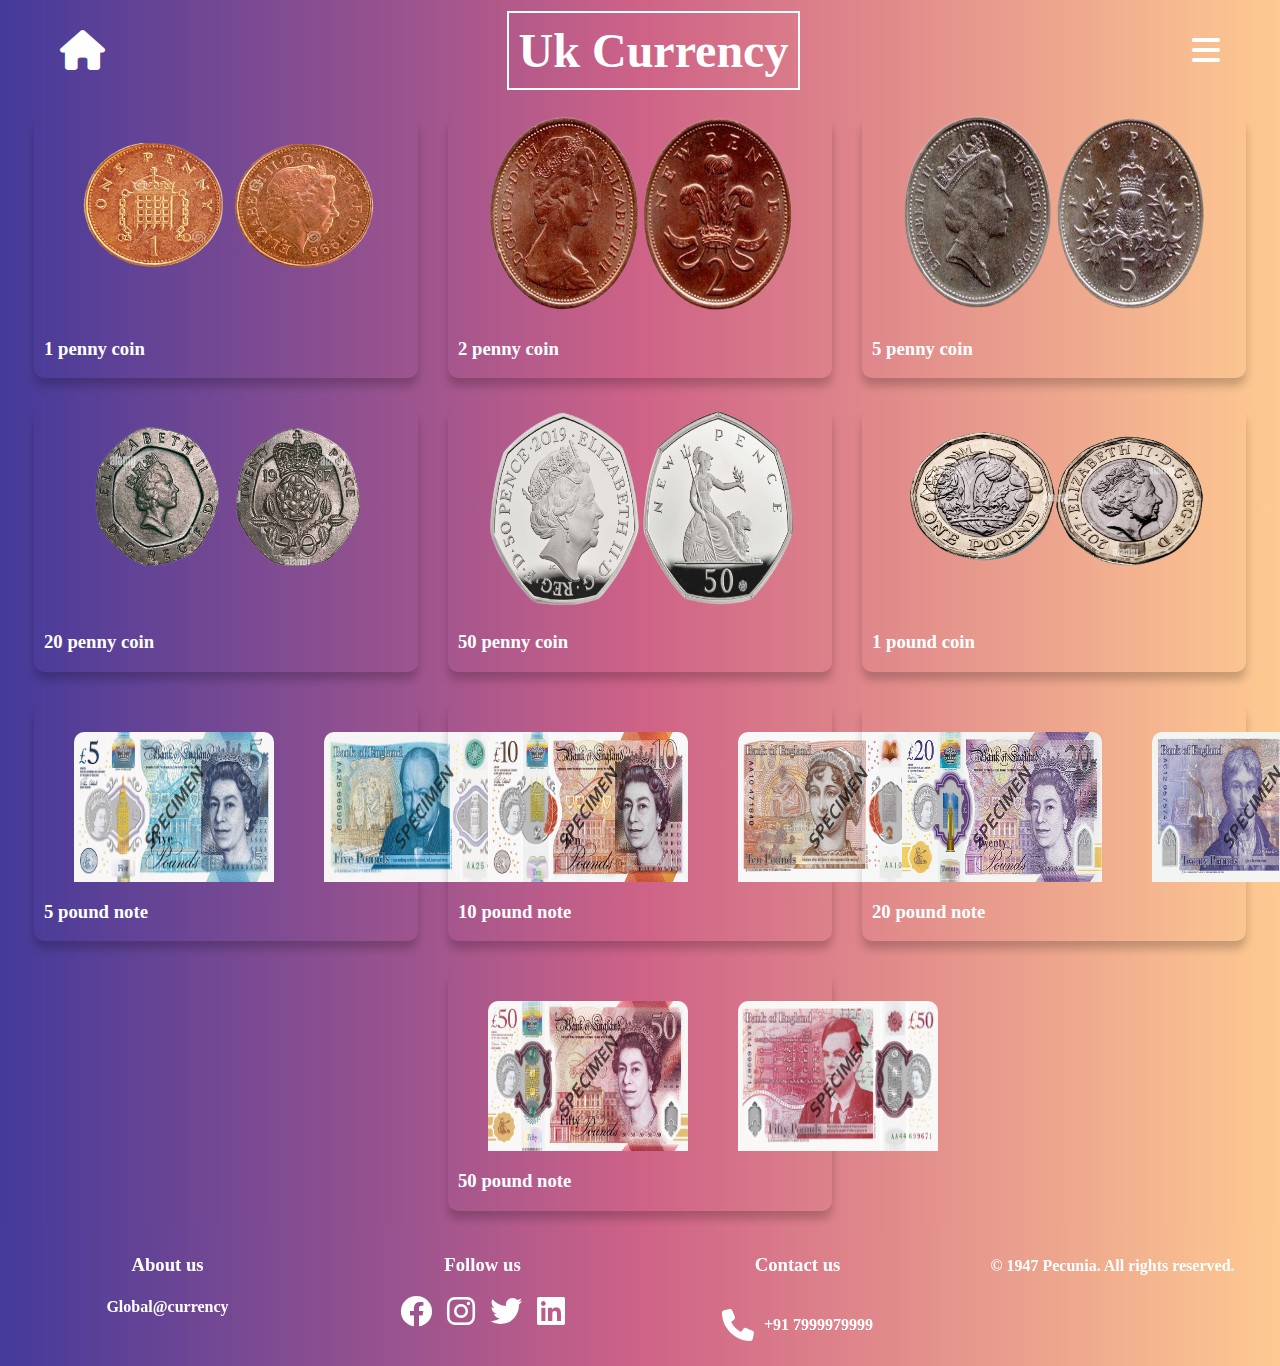
<file: uk.html>
<!DOCTYPE html>
<html lang="en">
<head>
    <meta charset="UTF-8">
    <meta name="viewport" content="width=device-width, initial-scale=1.0">
    <meta name="description" content="Learn about Australian currency, including coins and notes.">
    <meta name="keywords" content="Australia, currency, coins, notes, money">
    <meta name="author" content="Pecunia">
    <title>Uk Currency</title>
    <link rel="stylesheet" href="uk.css">
    <link rel="stylesheet" href="https://cdnjs.cloudflare.com/ajax/libs/font-awesome/6.0.0-beta3/css/all.min.css">
    <link rel="stylesheet" href="https://cdn.jsdelivr.net/npm/bootstrap-icons@1.11.3/font/bootstrap-icons.min.css">
</head>
<body>
    <div class="container" role="banner">
        <div class="Home" id="home" onclick="navigateHome()" aria-label="Home">
            <i class="fa-solid fa-house"></i>
        </div>
        <div class="Header">
            <h1>Uk Currency</h1>
        </div>
        <div class="Section" id="section-one" onclick="toggleMenu()" aria-label="Menu">
            <i class="fa-solid fa-bars"></i>
        </div>
    </div>
    <div id="menu" class="menu" role="navigation">
        <i class="bi bi-x-circle-fill" id="close" aria-label="Close Menu"></i>
        <p>Countries</p>
        <a href="aus.html">Australia</a>
        <a href="china.html">China</a>
        <a href="dubai.html">Dubai</a>
        <a href="india.html">India</a>
        <a href="japan.html">Japan</a>
        <a href="usa.html">USA</a>
        <a href="Uk.html">UK</a>
    </div>
    <div class="coin-info" role="main">
        <div class="coin">
            <img src="ukcurr/1p.png" alt="1 penny coin" loading="lazy">
            <h3>1 penny coin</h3>
            <b>The British decimal one penny (1p) coin is a unit of currency and denomination of sterling coinage worth 1⁄100 of one pound. Its obverse featured the profile of Queen Elizabeth II since the coin's introduction on 15 February 1971, the day British currency was decimalised, until her death on 8 September 2022</b>
        </div>
        <div class="coin">
            <img src="ukcurr/2p.png" alt="2 penny coin" loading="lazy">
            <h3>2 penny coin</h3>
            <b>The British decimal two pence coin (often shortened to 2p in writing and speech) is a denomination of sterling coinage equalling 2⁄100 of a pound. Since the coin's introduction on 15 February 1971, the year British currency was decimalised, its obverse has featured four profiles of Queen Elizabeth II.</b>
        </div>
        <div class="coin">
            <img src="ukcurr/5p.png" alt="5 penny coin" loading="lazy">
            <h3>5 penny coin</h3>
            <b>The British decimal five pence coin (often shortened to 5p in writing and speech) is a denomination of sterling coinage worth 5⁄100 of a pound. Its obverse has featured the profile of the British monarch since the coin’s introduction on 23 April 1968, replacing the shilling in preparation for decimalisation in 1971.</b>
        </div>
        <div class="coin">
            <img src="ukcurr/20p.png" alt="20 penny coin" loading="lazy">
            <h3>20 penny coin</h3>
            <b>The British decimal twenty pence coin (often shortened to 20p in writing and speech) is a denomination of sterling coinage worth 1⁄5 of a pound. Like the 50p coin, it is an equilateral curve heptagon. Its obverse has featured the profile of the British monarch since the coin's introduction on 9 June 1982.</b>
        </div>
        <div class="coin">
            <img src="ukcurr/50p.png" alt="50 penny coin" loading="lazy">
            <h3>50 penny coin</h3>
            <b>The British decimal fifty pence coin (often shortened to 50p in writing and speech) is a denomination of sterling coinage worth 1⁄2 of one pound. Its obverse has featured the profile of the current British monarch since the coin's introduction in 1969. As of November 2024, six different royal portraits have been used.</b>
        </div>
        <div class="coin">
            <img src="ukcurr/1po.png" alt="1 pound coin" loading="lazy">
            <h3>1 pound coin</h3>
            <b>The British one pound (£1) coin is a denomination of sterling coinage. Its obverse has featured the profile of Charles III since 2024 and bears the Latin engraving CHARLES III D G REX (Dei Gratia Rex) F D (Fidei defensor), which means 'Charles III, by the grace of God, King, Defender of the Faith'.</b>
        </div>
        
        <div class="coin">
            <div class="note">
            <img src="ukcurr/5u.jpeg" alt="5 pound note" loading="lazy">
            <img src="ukcurr/5ub.jpeg" alt="5 pound note" loading="lazy">
            </div>
            <h3>5 pound note</h3>
            <b>The British five pound (£5) coin is a commemorative denomination of sterling coinage. As of October 2022, the obverse of new coins feature the profile of King Charles III. The obverse previously depicted Queen Elizabeth II between the coin's introduction in 1990 and the Queen's death in 2022. </b>
        </div>
        <div class="coin">
            <div class="note">
            <img src="ukcurr/10uf.jpg" alt="10 pound note" loading="lazy">
            <img src="ukcurr/10ub.jpg" alt="10 pound note" loading="lazy">
            </div>
            <h3>10 pound note</h3>
            <b>The ten pound coin (£50) is a commemorative denomination of sterling coinage. Issued for the first time by the Royal Mint in 2015 and sold at face value, fifty pound coins hold legal tender status but are intended as collectors' items and are not found in general circulation. 100,000 coins will be produced in limited edition presentation.</b>
        </div>
        <div class="coin">
            <div class="note">
            <img src="ukcurr/20uf.jpg" alt="20 pound note" loading="lazy">
            <img src="ukcurr/20ub.jpg" alt="20 pound note" loading="lazy">
            </div>
            <h3>20 pound note</h3>
            <b>The British twenty pound (£20) coin is a commemorative denomination of sterling coinage, first issued by the Royal Mint in 2013. It is minted in .999 fine silver. Twenty pound coins are legal tender[3] but are intended as souvenirs and are almost never seen in general circulation.</b>
        </div>
        <div class="coin">
            <div class="note">
            <img src="ukcurr/50uf.jpg" alt="50 pound note" loading="lazy">
            <img src="ukcurr/50ub.jpg" alt="50 pound note" loading="lazy">
            </div>
            <h3>50 pound note</h3>
            <b>The fifty pound coin (£50) is a commemorative denomination of sterling coinage. Issued for the first time by the Royal Mint in 2015 and sold at face value, fifty pound coins hold legal tender status but are intended as collectors' items and are not found in general circulation. 100,000 coins will be produced in limited edition presentation.</b>
        </div>
        </div>
    <script>
        function navigateHome() {
            window.location.href = 'index.html';
        }

        function toggleMenu() {
            const menu = document.getElementById('menu');
            menu.style.display = 'block';
            menu.classList.toggle('open');
        }

        // Select the close icon and the menu
        const closeIcon = document.getElementById('close');
        const menu = document.getElementById('menu');

        // Add an event listener to the close icon
        closeIcon.addEventListener('click', () => {
            // Hide the menu when the close icon is clicked
            menu.style.display = 'none';
        });

        // Function to toggle the description visibility
        function toggleDescription(coinElement) {
            const description = coinElement.querySelector('b');
            if (description.style.display === 'none' || description.style.display === '') {
                description.style.display = 'block';
            } else {
                description.style.display = 'none';
            }
        }
    </script>
    <div class="footer" role="contentinfo">
        <div class="footer-content">
            <div class="about-us">
                <h3>About us</h3>
                <h4>Global@currency</h4>
            </div>
            <div class="follow-us">
                <h3>Follow us</h3>
                <div class="social-media">
                    <i class="fa-brands fa-facebook" aria-label="Facebook"></i>
                    <i class="fa-brands fa-instagram" aria-label="Instagram"></i>
                    <i class="fa-brands fa-twitter" aria-label="Twitter"></i>
                    <i class="fa-brands fa-linkedin" aria-label="LinkedIn"></i>
                </div>
            </div>
            <div class="contact-us">
                <h3>Contact us</h3>
                <div class="contact-details">
                    <i class="fa-solid fa-phone" aria-label="Phone"></i>
                    <h4>+91 7999979999</h4>
                </div>
            </div>
            <div class="rights">
                <h4>&copy; 1947 Pecunia. All rights reserved.</h4>
            </div>
        </div>
    </div>
</body>
</html>
</file>
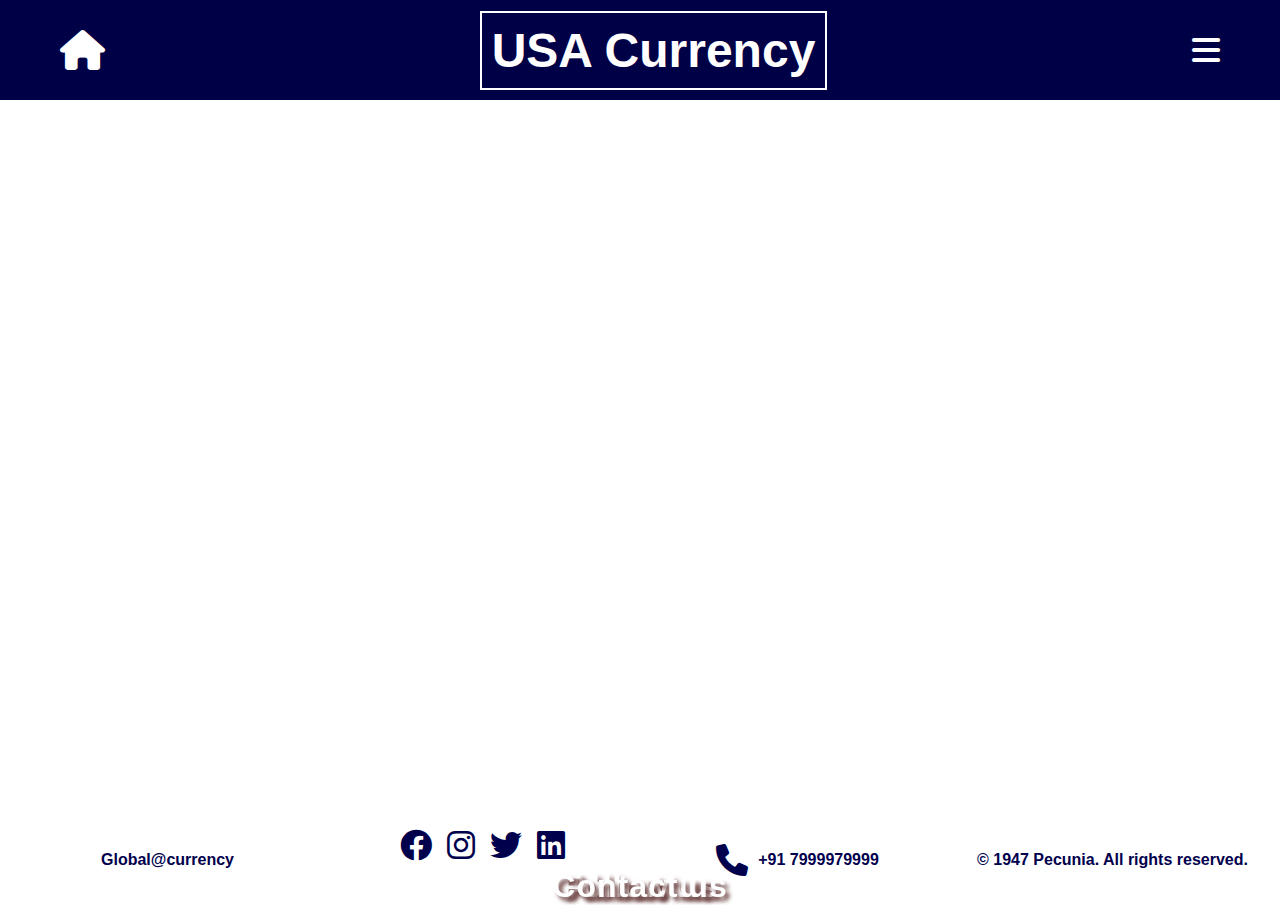
<file: usa.html>
<!DOCTYPE html>
<html lang="en">
<head>
    <meta charset="UTF-8">
    <meta name="viewport" content="width=device-width, initial-scale=1.0">
    <title>USA Currency</title>
    <link rel="stylesheet" href="index.css">
    <link rel="stylesheet" href="https://cdnjs.cloudflare.com/ajax/libs/font-awesome/6.0.0-beta3/css/all.min.css">
    <link rel="stylesheet" href="https://cdn.jsdelivr.net/npm/bootstrap-icons@1.11.3/font/bootstrap-icons.min.css">
</head>
<body>
    <div class="container">
        <div class="Home" id="home" onclick="navigateHome()">
            <i class="fa-solid fa-house"></i>
        </div>
        <div class="Header">
            <h1>USA Currency</h1>
        </div>
        <div class="Section" id="section-one" onclick="toggleMenu()">
            <i class="fa-solid fa-bars"></i>
        </div>
    </div>
    <div id="menu" class="menu">
        <i class="bi bi-x-circle-fill" id="close"></i>
        <p>Countries</p>
        <a href="aus.html">Australia</a>
        <a href="china.html">China</a>
        <a href="dubai.html">Dubai</a>
        <a href="india.html">India</a>
        <a href="japan.html">Japan</a>
        <a href="usa.html">USA</a>
        <a href="Uk.html">UK</a>
    </div>
    <script>
        function navigateHome() {
            window.location.href = 'index.html';
        }

        function toggleMenu() {
            const menu = document.getElementById('menu');
            menu.style.display = 'block';
            menu.classList.toggle('open');
            
        }
        // Select the close icon and the menu
const closeIcon = document.getElementById('close');
const menu = document.getElementById('menu');

// Add an event listener to the close icon
closeIcon.addEventListener('click', () => {
    // Hide the menu when the close icon is clicked
    menu.style.display = 'none';
});
    </script>
    <div class="footer">
        <div class="footer-content">
            <div class="about-us">
                <h2>About us</h2>
                <h4>Global@currency</h4>
            </div>
            <div class="follow-us">
                <h2>Follow us</h2>
                <div class="social-media">
                    <i class="fa-brands fa-facebook"></i>
                    <i class="fa-brands fa-instagram"></i>
                    <i class="fa-brands fa-twitter"></i>
                    <i class="fa-brands fa-linkedin"></i>
                </div>
            </div>
            <div class="contact-us">
                <h2>Contact us</h2>
                <div class="contact-details">
                    <i class="fa-solid fa-phone"></i>
                    <h4>+91 7999979999</h4>
                </div>
            </div>
            <div class="rights">
                <h4>&copy; 1947 Pecunia. All rights reserved.</h4>
            </div>
        </div>
    </div>
</body>
</html>
</file>
<file: index.css>
html, body {
    height: 100%;
    margin: 0;
    padding: 0;
    display: flex;
    flex-direction: column;
    font-family: 'Open Sans';
    /* background-color: #00004d; */
}

#home {
    padding-left: 50px;
    font-size: 20px;
}

.low-next {
    display: flex;
    justify-content: center;
    align-items: center;
    width: 80%;
    border-radius: 20px;
    margin-top: 10px;
    align-self: center;
    background-color: silver;
}

.low-next q {
    flex: 1;
    text-align: center;
    font-size: 20px;
}

.low-next img {
    padding-right: 10px;
    border-radius: 30px;
    padding: 10px;
}

.low {
    display: flex;
    justify-content: center;
    align-items: center;
    width: 80%;
    border-radius: 20px;
    margin-top: 10px;
    align-self: center;
    background-color: silver;
}

.low q {
    flex: 1;
    text-align: center;
    font-size: 20px;
}

.low img {
    padding-right: 10px;
    border-radius: 30px;
    padding: 10px;
}

.content {
    display: flex;
    flex-direction: column;
    align-items: center;
    justify-content: center;
    height: 100%;
    text-align: center;
}

@keyframes spin {
    from { transform: rotate(0deg); }
    to { transform: rotate(360deg); }
}

.animated-image {
    width: 500px;
    animation: spin 5s linear infinite;
}

.main {
    display: flex;
    width: 1600px;
    height: 700px;
    margin-top: 20px;
}

.container {
    display: flex;
    align-items: center;
    justify-content: space-between;
    height: 100px;
    box-sizing: border-box;
    padding: 10px;
    color: white;
    background-color: #000047;
}

.Home {
    margin-right: 10px;
}

.Header {
    flex-grow: 1;
    text-align: center;
}

.fa-solid, .fa-brands {
    font-size: 2em; 
    cursor: pointer; 
}

h1 {
    font-size: 3em; 
    border: 2px solid white;
    color: white;
    padding: 10px;
    display: inline-block;
}

h2 {
    font-size: 2em; 
    color: #ffffff;
    text-shadow: 4px 4px 4px #6c4343;
    text-decoration: wavy;
    letter-spacing: 1px;
    font-weight: bold;
    position: absolute;
    top: 50%;
    left: 50%;
    transform: translate(-50%, -50%);
    text-align: center;
    width: 80%;
}

p {
    font-size: 2em;
    color: rgb(68, 247, 68);
    padding-left: 25px;
}

.menu {
    position: fixed;
    top: 0;
    right: -250px;
    width: 250px;
    height: 100%;
    background-color: #333;
    overflow-x: hidden;
    transition: 0.5s;
    padding-top: 60px;
}

.menu a {
    padding: 8px 8px 8px 32px;
    text-decoration: none;
    font-size: 25px;
    color: #818181;
    display: block;
    transition: 0.3s;
}

.menu a:hover {
    color: #f1f1f1;
}

.menu.open {
    right: 0;
}

.footer {
    display: flex;
    flex-direction: column;
    padding: 10px;
    color: #00004d;
    width: 100%;
    box-sizing: border-box;
    margin-top: auto;
    height: auto;
    background-color: white; /* Add a semi-transparent background color */
    backdrop-filter: blur(10px); /* Add blur effect */
    -webkit-backdrop-filter: blur(10px); /* Add blur effect for Safari */
}

.footer-content {
    display: flex;
    justify-content: space-between;
    width: 100%;
    flex: 1;
}

#fb:hover {
    color: #00004d;
}

#in:hover {
    color: #00004d;
}

#x:hover {
    color: #00004d;
}

#li:hover {
    color: #00004d;
}

.about-us, .follow-us, .contact-us, .rights {
    flex: 1;
    text-align: center;
}

.contact-details {
    display: flex;
    align-items: center;
    justify-content: center;
    gap: 10px;
}

.social-media {
    display: flex;
    justify-content: center;
    gap: 15px;
}

.menu i {
    color: white;
    font-size: 30px;
    margin-left: 200px;
}

/* Initially, the menu is hidden */
#menu {
    display: none;
}

#menu.open {
    display: block;
}

body {
    font-family: Verdana, Geneva, Tahoma, sans-serif;
}

.Section {
    padding-right: 50px;
}

/* Media Queries for Responsiveness */
@media (max-width: 1200px) {
    .main {
        width: 100%;
        height: auto;
    }

    .animated-image {
        width: 100%;
        max-width: 400px;
    }

    h1 {
        font-size: 2.5em;
    }

    h2 {
        font-size: 1.8em;
    }

    p {
        font-size: 1.8em;
    }
}

@media (max-width: 992px) {
    .container {
        flex-direction: column;
        height: auto;
    }

    .Header {
        margin-bottom: 10px;
    }

    .content {
        padding: 20px;
    }

    .animated-image {
        width: 100%;
        max-width: 300px;
    }

    h1 {
        font-size: 2em;
    }

    h2 {
        font-size: 1.5em;
    }

    p {
        font-size: 1.5em;
    }

    .footer {
        height: auto;
        padding: 20px;
    }

    .footer-content {
        flex-direction: column;
        align-items: center;
    }

    .about-us, .follow-us, .contact-us, .rights {
        margin-bottom: 20px;
    }
}

@media (max-width: 768px) {
    .container {
        flex-direction: column;
        height: auto;
    }

    .Header {
        margin-bottom: 10px;
    }

    .content {
        padding: 20px;
    }

    .animated-image {
        width: 100%;
        max-width: 250px;
    }

    h1 {
        font-size: 1.8em;
    }

    h2 {
        font-size: 1.3em;
    }

    p {
        font-size: 1.3em;
    }

    .footer {
        height: auto;
        padding: 20px;
    }

    .footer-content {
        flex-direction: column;
        align-items: center;
    }

    .about-us, .follow-us, .contact-us, .rights {
        margin-bottom: 20px;
    }
}

@media (max-width: 576px) {
    .container {
        padding: 5px;
    }

    .Header {
        margin-bottom: 5px;
    }

    .content {
        padding: 10px;
    }

    .animated-image {
        width: 100%;
        max-width: 200px;
    }

    h1 {
        font-size: 1.5em;
    }

    h2 {
        font-size: 1.2em;
    }

    p {
        font-size: 1.2em;
    }

    .footer {
        height: auto;
        padding: 10px;
    }

    .footer-content {
        flex-direction: column;
        align-items: center;
    }

    .about-us, .follow-us, .contact-us, .rights {
        margin-bottom: 10px;
    }
}
</file>
<file: aus.css>
html, body {
    height: 100%;
    margin: 0;
    padding: 0;
    display: flex;
    flex-direction: column;
    font-family: 'Open Sans';
    /* background-color: #00004d; */
}

#home {
    padding-left: 50px;
    font-size: 20px;
}
.main {
    display: flex;
    width: 100%;
    height: auto;
    margin-top: 20px;
    flex-direction: column;
    align-items: center;
}

.container {
    display: flex;
    align-items: center;
    justify-content: space-between;
    height: 100px;
    box-sizing: border-box;
    padding: 10px;
    color: white;
    background-color: #000047;
    width: 100%;
}

.Home {
    margin-right: 10px;
}

.Header {
    flex-grow: 1;
    text-align: center;
}

.fa-solid, .fa-brands {
    font-size: 2em; 
    cursor: pointer; 
}

h1 {
    font-size: 3em; 
    border: 2px solid white;
    color: white;
    padding: 10px;
    display: inline-block;
}

h2 {
    font-size: 2em; 
    color: #ffffff;
    text-shadow: 4px 4px 4px #6c4343;
    text-decoration: wavy;
    letter-spacing: 1px;
    font-weight: bold;
    position: absolute;
    top: 50%;
    left: 50%;
    transform: translate(-50%, -50%);
    text-align: center;
    width: 80%;
}

p {
    font-size: 2em;
    color: rgb(68, 247, 68);
    padding-left: 25px;
}

.menu {
    position: fixed;
    top: 0;
    right: -250px;
    width: 250px;
    height: 100%;
    background-color: #333;
    overflow-x: hidden;
    transition: 0.5s;
    padding-top: 60px;
}

.menu a {
    padding: 8px 8px 8px 32px;
    text-decoration: none;
    font-size: 25px;
    color: #818181;
    display: block;
    transition: 0.3s;
}

.menu a:hover {
    color: #f1f1f1;
}

.menu.open {
    right: 0;
}

.footer {
    display: flex;
    flex-direction: column;
    padding: 10px;
    color: #00004d;
    width: 100%;
    box-sizing: border-box;
    margin-top: auto;
    height: auto;
    background-color: white; /* Add a semi-transparent background color */
    backdrop-filter: blur(10px); /* Add blur effect */
}

.footer-content {
    display: flex;
    justify-content: space-between;
    width: 100%;
    flex: 1;
}

#fb:hover {
    color: #00004d;
}

#in:hover {
    color: #00004d;
}

#x:hover {
    color: #00004d;
}

#li:hover {
    color: #00004d;
}

.about-us, .follow-us, .contact-us, .rights {
    flex: 1;
    text-align: center;
}

.contact-details {
    display: flex;
    align-items: center;
    justify-content: center;
    gap: 10px;
}

.social-media {
    display: flex;
    justify-content: center;
    gap: 15px;
}

.menu i {
    color: white;
    font-size: 30px;
    margin-left: 200px;
}

/* Initially, the menu is hidden */
#menu {
    display: none;
}

#menu.open {
    display: block;
}

.Section {
    padding-right: 50px;
}

.coin-info {
    display: flex;
    flex-wrap: wrap;
    justify-content: center;
}

.coin {
    border: solid 1px #00004d;
    border-radius: 10px;
    width: 30%;
    height: auto;
    margin: 15px;
    border-style: hidden; 
    color-scheme: dark;
    background-color: #e6e6e6;  
    transition: height 0.3s ease, box-shadow 0.3s ease; /* Smooth transition for height and box-shadow */
}

.coin:hover {
    height: auto; /* Adjust height when hovered */
    box-shadow: 0 4px 8px rgba(0, 0, 0, 0.2); /* Add shadow on hover */
}

.coin img {
    margin-left: 40px;
    width: 80%;
    height: 200px;
    border-radius: 10px 10px 0 0;
    transition: transform 0.5s; /* Smooth transition for transform */
}

.coin:hover img {
    transform: scale(1.2); /* Scale the image */
}

.coin b {
    justify-content: center;
    margin-left: 10px;
    display: none; /* Initially hide the <b> element */
}

.coin:hover b {
    display: block;
}

.coin h3 {
    margin-left: 10px;
}

/* Different transformations for different images */
.coin img:hover {
    transform: scale(1.2); /* Scale the image */
}


/* Media Queries for responsiveness */
@media (max-width: 1200px) {
    .coin {
        width: 45%;
    }
}

@media (max-width: 768px) {
    .coin {
        width: 100%;
    }

    .container {
        flex-direction: column;
        height: auto;
    }

    .Header h1 {
        font-size: 2em;
    }

    .fa-solid, .fa-brands {
        font-size: 1.5em;
    }

    .menu {
        width: 100%;
    }
}

@media (max-width: 480px) {
    h1 {
        font-size: 1.5em;
    }

    h2 {
        font-size: 1.2em;
    }

    p {
        font-size: 1.2em;
    }

    .coin img {
        width: 100%;
        margin-left: 0;
    }
}
.note{
    display: flex;
    flex-direction: row;
    gap: 10px;
}
.note img{
    margin-top: 30px;
    width: 200px;
    height: 150px;
}
</file>
<file: dubai.css>
html, body {
    height: 100%;
    margin: 0;
    padding: 0;
    display: flex;
    flex-direction: column;
    font-family: 'Open Sans';
    /* background-color: #00004d; */
    background: linear-gradient(to right, #4a0249, #1d67b1);
    background-size: cover;
}

#home {
    padding-left: 50px;
    font-size: 20px;
}
.main {
    display: flex;
    width: 100%;
    height: auto;
    margin-top: 20px;
    flex-direction: column;
    align-items: center;
}

.container {
    display: flex;
    align-items: center;
    justify-content: space-between;
    height: 100px;
    box-sizing: border-box;
    padding: 10px;
    color: white;
    width: 100%;
}

.Home {
    margin-right: 10px;
}

.Header {
    flex-grow: 1;
    text-align: center;
}

.fa-solid, .fa-brands {
    font-size: 2em; 
    cursor: pointer; 
}

h1 {
    font-size: 3em; 
    border: 2px solid white;
    color: white;
    padding: 10px;
    display: inline-block;
}

h2 {
    font-size: 2em; 
    color: #ffffff;
    text-shadow: 4px 4px 4px #6c4343;
    text-decoration: wavy;
    letter-spacing: 1px;
    font-weight: bold;
    position: absolute;
    top: 50%;
    left: 50%;
    transform: translate(-50%, -50%);
    text-align: center;
    width: 80%;
}

p {
    font-size: 2em;
    color: rgb(68, 247, 68);
    padding-left: 25px;
}

.menu {
    position: fixed;
    top: 0;
    right: -250px;
    width: 250px;
    height: 100%;
    background-color: #333;
    overflow-x: hidden;
    transition: 0.5s;
    padding-top: 60px;
}

.menu a {
    padding: 8px 8px 8px 32px;
    text-decoration: none;
    font-size: 25px;
    color: #818181;
    display: block;
    transition: 0.3s;
}

.menu a:hover {
    color: #f1f1f1;
}

.menu.open {
    right: 0;
}

.footer {
    display: flex;
    flex-direction: column;
    padding: 10px;
    color: #ffffff;
    width: 100%;
    box-sizing: border-box;
    margin-top: auto;
    height: auto;
    background: linear-gradient(to right, #510450, #567fa9); 
    backdrop-filter: blur(10px); /* Add blur effect */
}

.footer-content {
    display: flex;
    justify-content: space-between;
    width: 100%;
    flex: 1;
}

#fb:hover {
    color: #00004d;
}

#in:hover {
    color: #00004d;
}

#x:hover {
    color: #00004d;
}

#li:hover {
    color: #00004d;
}

.about-us, .follow-us, .contact-us, .rights {
    flex: 1;
    text-align: center;
}

.contact-details {
    display: flex;
    align-items: center;
    justify-content: center;
    gap: 10px;
}

.social-media {
    display: flex;
    justify-content: center;
    gap: 15px;
}

.menu i {
    color: white;
    font-size: 30px;
    margin-left: 200px;
}

/* Initially, the menu is hidden */
#menu {
    display: none;
}

#menu.open {
    display: block;
}

.Section {
    padding-right: 50px;
}

.coin-info {
    display: flex;
    flex-wrap: wrap;
    justify-content: center;
}

.coin {
    border: solid 1px #ffffff;
    border-radius: 10px;
    width: 30%;
    height: auto;
    margin: 15px;
    border-style: hidden; 
    color-scheme: dark;  
    color: #ffffff;
    transition: height 0.3s ease, box-shadow 0.3s ease; 
    background: linear-gradient(to right, #9a1e98, #013366);
    box-shadow: 0 8px 8px rgba(255, 255, 255, 0.2); 
}

.coin:hover {
    height: auto; /* Adjust height when hovered */
    box-shadow: 0 4px 8px rgba(0, 0, 0, 0.2); 
    background:transparent;
    box-shadow: 0 8px 8px rgba(255, 255, 255, 0.2);
}

.coin img {
    margin-left: 40px;
    width: 80%;
    height: 200px;
    border-radius: 10px 10px 0 0;
    transition: transform 0.5s; /* Smooth transition for transform */
}

.coin:hover img {
    transform: scale(1.2); /* Scale the image */
}

.coin b {
    justify-content: center;
    margin-left: 10px;
    display: none; /* Initially hide the <b> element */
}

.coin:hover b {
    display: block;
}

.coin h3 {
    margin-left: 10px;
}

/* Different transformations for different images */
.coin img:hover {
    transform: scale(1.2); /* Scale the image */
}


/* Media Queries for responsiveness */
@media (max-width: 1200px) {
    .coin {
        width: 45%;
    }
}

@media (max-width: 768px) {
    .coin {
        width: 100%;
    }

    .container {
        flex-direction: column;
        height: auto;
    }

    .Header h1 {
        font-size: 2em;
    }

    .fa-solid, .fa-brands {
        font-size: 1.5em;
    }

    .menu {
        width: 100%;
    }
}

@media (max-width: 480px) {
    h1 {
        font-size: 1.5em;
    }

    h2 {
        font-size: 1.2em;
    }

    p {
        font-size: 1.2em;
    }

    .coin img {
        width: 100%;
        margin-left: 0;
    }
}
.note{
    display: flex;
    flex-direction: row;
    gap: 10px;
}
.note img{
    margin-top: 30px;
    width: 200px;
    height: 150px;
}
</file>
<file: japan.css>
html, body {
    height: 100%;
    margin: 0;
    padding: 0;
    display: flex;
    flex-direction: column;
    background: linear-gradient(to right, #4a0249 10%, #1d67b1,#00004d 100%);
}

#home {
    font-size: 20px;
}

.container {
    display: flex;
    align-items: center;
    justify-content: space-between;
    height: 100px;
    box-sizing: border-box;
    padding: 10px;
    color: white;
    width: 100%;
}

.Home {
    margin-right: 10px;
}

.Header {
    flex-grow: 1;
    text-align: center;
}

.fa-solid, .fa-brands {
    font-size: 2em; 
    cursor: pointer; 
}

h1 {
    font-size: 3em; 
}
p{
    font-size: 2em;
    color: rgb(68, 247, 68);
    text-align: center;
}
.menu {
    position: fixed;
    top: 0;
    right: -250px;
    width: 250px;
    height: 100%;
    background-color: #333;
    overflow-x: hidden;
    transition: 0.5s;
    padding-top: 60px;
}

.menu a {
    padding: 8px 8px 8px 32px;
    text-decoration: none;
    font-size: 25px;
    color: #818181;
    display: block;
    transition: 0.3s;
}

.menu a:hover {
    color: #f1f1f1;
}

.menu.open {
    right: 0;
}

.footer {
    display: flex;
    flex-direction: column;
    padding: 10px;
    color: #ffffff;
    width: 100%;
    box-sizing: border-box;
    margin-top: auto;
    height: auto;
    /* background: linear-gradient(to right, #429ce1, #e4a136);  */
    background: linear-gradient(to right, #4a0249, #1d67b1);
    backdrop-filter: blur(10px); /* Add blur effect */
}

.footer-content {
    display: flex;
    justify-content: space-between;
    width: 100%;
    flex: 1;
}

#fb:hover {
    color: #00004d;
}

#in:hover {
    color: #00004d;
}

#x:hover {
    color: #00004d;
}

#li:hover {
    color: #00004d;
}

.about-us, .follow-us, .contact-us, .rights {
    flex: 1;
    text-align: center;
}

.contact-details {
    display: flex;
    align-items: center;
    justify-content: center;
    gap: 10px;
}

.social-media {
    display: flex;
    justify-content: center;
    gap: 15px;
}

.menu i {
    color: white;
    font-size: 30px;
    margin-left: 200px;
}

/* Initially, the menu is hidden */
#menu {
    display: none;
}

#menu.open {
    display: block;
}

.Section {
    padding-right: 50px;
}

.coin-info {
    display: flex;
    flex-wrap: wrap;
    justify-content: center;
}

.coin {
    border: solid 1px #ffffff;
    border-radius: 10px;
    width: 30%;
    height: auto;
    margin: 15px;
    border-style: hidden; 
    color-scheme: dark;  
    color: #ffffff;
    transition: height 0.3s ease, box-shadow 0.3s ease; 
    background: transparent;
    
    box-shadow: 0 8px 8px rgba(255, 255, 255, 0.2); 
}

.coin:hover {
    height: auto; /* Adjust height when hovered */
    box-shadow: 0 4px 8px rgba(0, 0, 0, 0.2); 
    background:transparent;
    box-shadow: 0 8px 8px rgba(255, 255, 255, 0.2);
}

.coin img {
    margin-left: 40px;
    width: 80%;
    height: 200px;
    border-radius: 10px 10px 0 0;
    transition: transform 0.5s; /* Smooth transition for transform */
}

.coin:hover img {
    transform: scale(1.2); /* Scale the image */
}

.coin b {
    justify-content: center;
    margin-left: 10px;
    display: none; /* Initially hide the <b> element */
}

.coin:hover b {
    display: block;
}

.coin h3 {
    margin-left: 10px;
}

/* Different transformations for different images */
.coin img:hover {
    transform: scale(1.2); /* Scale the image */
}


/* Media Queries for responsiveness */
@media (max-width: 1200px) {
    .coin {
        width: 45%;
    }
}

@media (max-width: 768px) {
    .coin {
        width: 100%;
    }

    .container {
        flex-direction: column;
        height: auto;
    }

    .Header h1 {
        font-size: 2em;
    }

    .fa-solid, .fa-brands {
        font-size: 1.5em;
    }

    .menu {
        width: 100%;
    }
}

@media (max-width: 480px) {
    h1 {
        font-size: 1.5em;
    }

    h2 {
        font-size: 1.2em;
    }

    p {
        font-size: 1.2em;
    }

    .coin img {
        width: 100%;
        margin-left: 0;
    }
}
.note{
    display: flex;
    flex-direction: row;
    gap: 10px;
}
.note img{
    margin-top: 30px;
    width: 200px;
    height: 150px;
}
</file>
<file: uk.css>
html, body {
    height: 100%;
    margin: 0;
    padding: 0;
    display: flex;
    flex-direction: column;
    font-family: 'Open Sans';
    /* background-color: #00004d; */
    background: linear-gradient(to right,#443a9a,#ce6287,#feca91);
    background-size: cover;
}

#home {
    padding-left: 50px;
    font-size: 20px;
}
.main {
    display: flex;
    width: 100%;
    height: auto;
    margin-top: 20px;
    flex-direction: column;
    align-items: center;
}

.container {
    display: flex;
    align-items: center;
    justify-content: space-between;
    height: 100px;
    box-sizing: border-box;
    padding: 10px;
    color: white;
    width: 100%;

}

.Home {
    margin-right: 10px;
}

.Header {
    flex-grow: 1;
    text-align: center;
}

.fa-solid, .fa-brands {
    font-size: 2em; 
    cursor: pointer; 
}

h1 {
    font-size: 3em; 
    border: 2px solid white;
    color: white;
    padding: 10px;
    display: inline-block;
}

h2 {
    font-size: 2em; 
    color: #ffffff;
    text-shadow: 4px 4px 4px #6c4343;
    text-decoration: wavy;
    letter-spacing: 1px;
    font-weight: bold;
    position: absolute;
    top: 50%;
    left: 50%;
    transform: translate(-50%, -50%);
    text-align: center;
    width: 80%;
}

p {
    font-size: 2em;
    color: rgb(68, 247, 68);
    padding-left: 25px;
}

.menu {
    position: fixed;
    top: 0;
    right: -250px;
    width: 250px;
    height: 100%;
    background-color: #333;
    overflow-x: hidden;
    transition: 0.5s;
    padding-top: 60px;
}

.menu a {
    padding: 8px 8px 8px 32px;
    text-decoration: none;
    font-size: 25px;
    color: #818181;
    display: block;
    transition: 0.3s;
}

.menu a:hover {
    color: #f1f1f1;
}

.menu.open {
    right: 0;
}

.footer {
    display: flex;
    flex-direction: column;
    padding: 10px;
    color: #ffffff;
    width: 100%;
    box-sizing: border-box;
    margin-top: auto;
    height: auto; 
    backdrop-filter: blur(10px); /* Add blur effect */
}

.footer-content {
    display: flex;
    justify-content: space-between;
    width: 100%;
    flex: 1;
}

#fb:hover {
    color: #00004d;
}

#in:hover {
    color: #00004d;
}

#x:hover {
    color: #00004d;
}

#li:hover {
    color: #00004d;
}

.about-us, .follow-us, .contact-us, .rights {
    flex: 1;
    text-align: center;
}

.contact-details {
    display: flex;
    align-items: center;
    justify-content: center;
    gap: 10px;
}

.social-media {
    display: flex;
    justify-content: center;
    gap: 15px;
}

.menu i {
    color: white;
    font-size: 30px;
    margin-left: 200px;
}

/* Initially, the menu is hidden */
#menu {
    display: none;
}

#menu.open {
    display: block;
}

.Section {
    padding-right: 50px;
}

.coin-info {
    display: flex;
    flex-wrap: wrap;
    justify-content: center;
}

.coin {
    border: solid 1px #ffffff;
    border-radius: 10px;
    width: 30%;
    height: auto;
    margin: 15px;
    border-style: hidden; 
    color-scheme: dark;  
    color: #ffffff;
    transition: height 0.3s ease, box-shadow 0.3s ease; 
    background: transparent;
    box-shadow: 0 8px 8px rgba(0, 0, 0, 0.2); 
}

.coin:hover {
    height: auto;
    box-shadow: 0 4px 8px rgba(0, 0, 0, 0.2); 
    background:transparent;
    box-shadow: 0 8px 8px rgba(0, 0, 0, 0.2);
}

.coin img {
    margin-left: 40px;
    width: 80%;
    height: 200px;
    border-radius: 10px 10px 0 0;
    transition: transform 0.5s; /* Smooth transition for transform */
}

.coin:hover img {
    transform: scale(1.2); /* Scale the image */
}

.coin b {
    justify-content: center;
    margin-left: 10px;
    display: none; /* Initially hide the <b> element */
}

.coin:hover b {
    display: block;
}

.coin h3 {
    margin-left: 10px;
}

/* Different transformations for different images */
.coin img:hover {
    transform: scale(1.2); /* Scale the image */
}


/* Media Queries for responsiveness */
@media (max-width: 1200px) {
    .coin {
        width: 45%;
    }
}

@media (max-width: 768px) {
    .coin {
        width: 100%;
    }

    .container {
        flex-direction: column;
        height: auto;
    }

    .Header h1 {
        font-size: 2em;
    }

    .fa-solid, .fa-brands {
        font-size: 1.5em;
    }

    .menu {
        width: 100%;
    }
}

@media (max-width: 480px) {
    h1 {
        font-size: 1.5em;
    }

    h2 {
        font-size: 1.2em;
    }

    p {
        font-size: 1.2em;
    }

    .coin img {
        width: 100%;
        margin-left: 0;
    }
}
.note{
    display: flex;
    flex-direction: row;
    gap: 10px;
}
.note img{
    margin-top: 30px;
    width: 200px;
    height: 150px;
}
</file>
